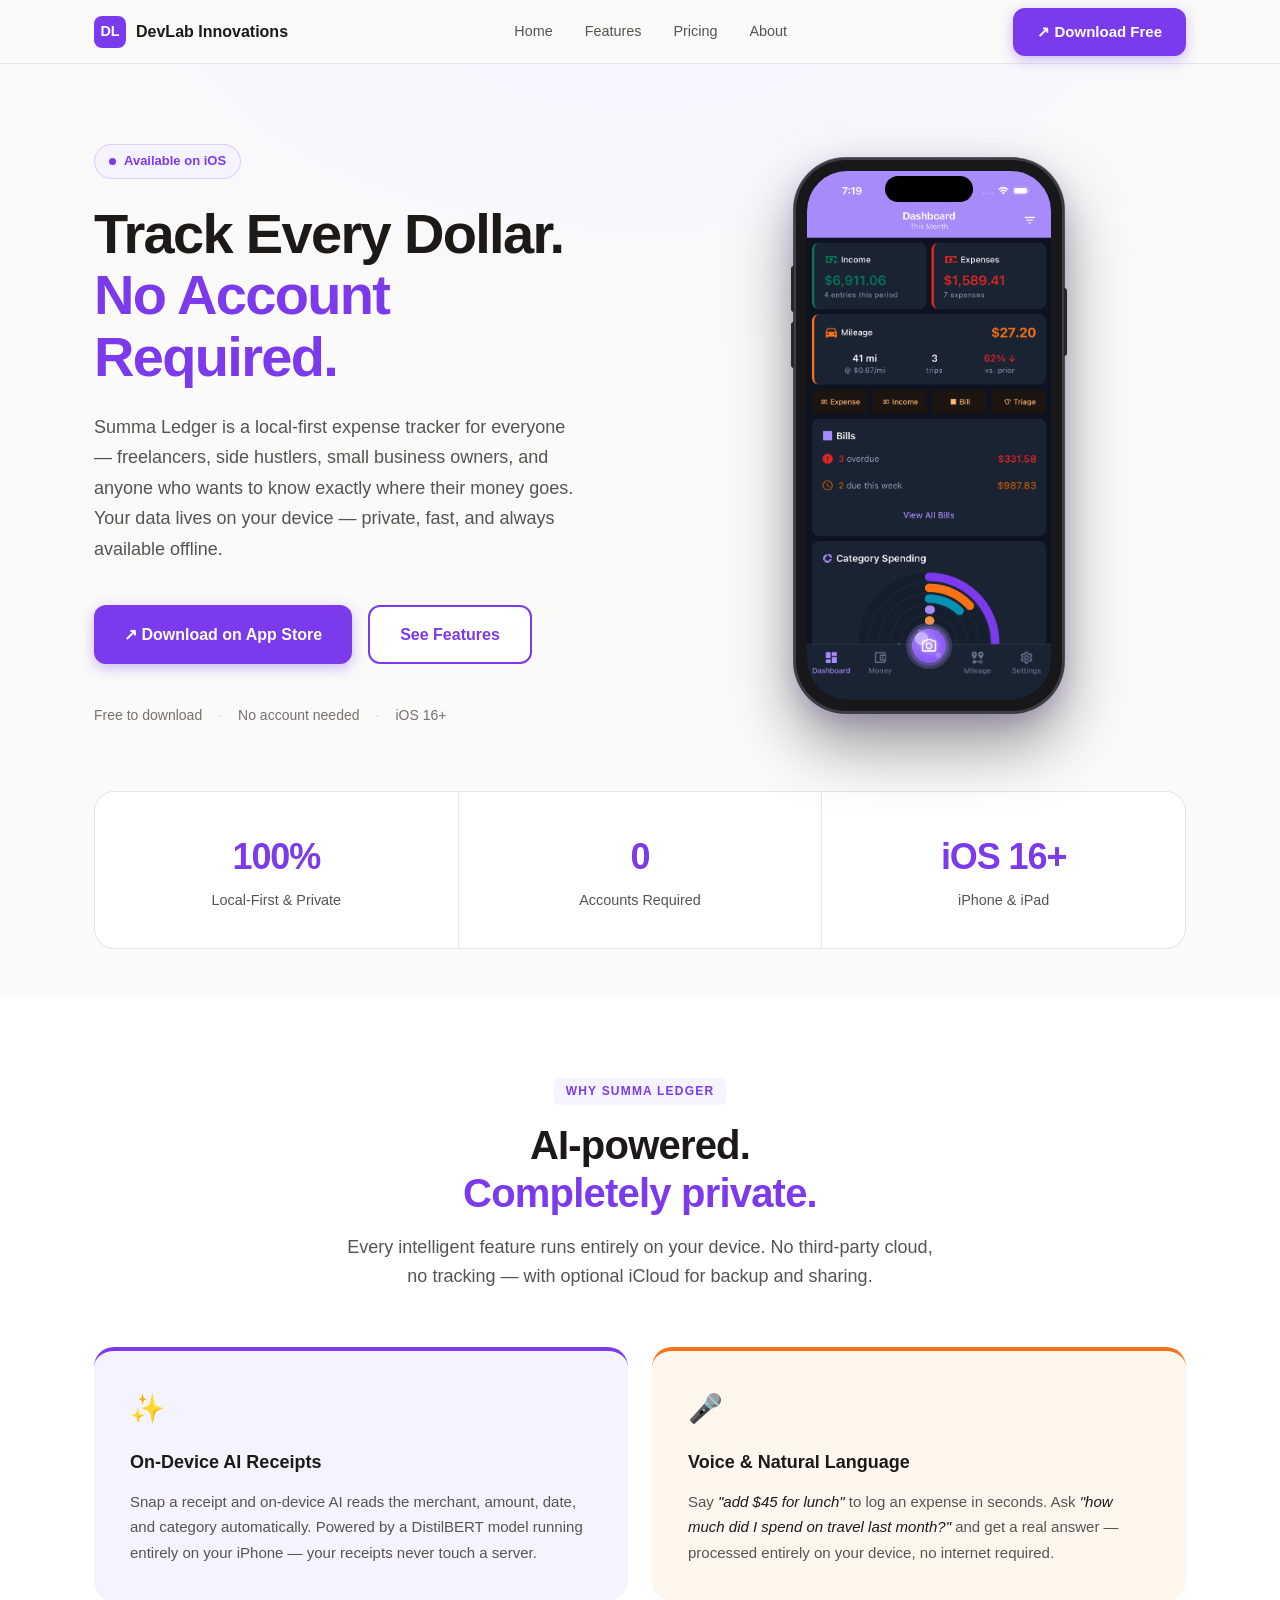
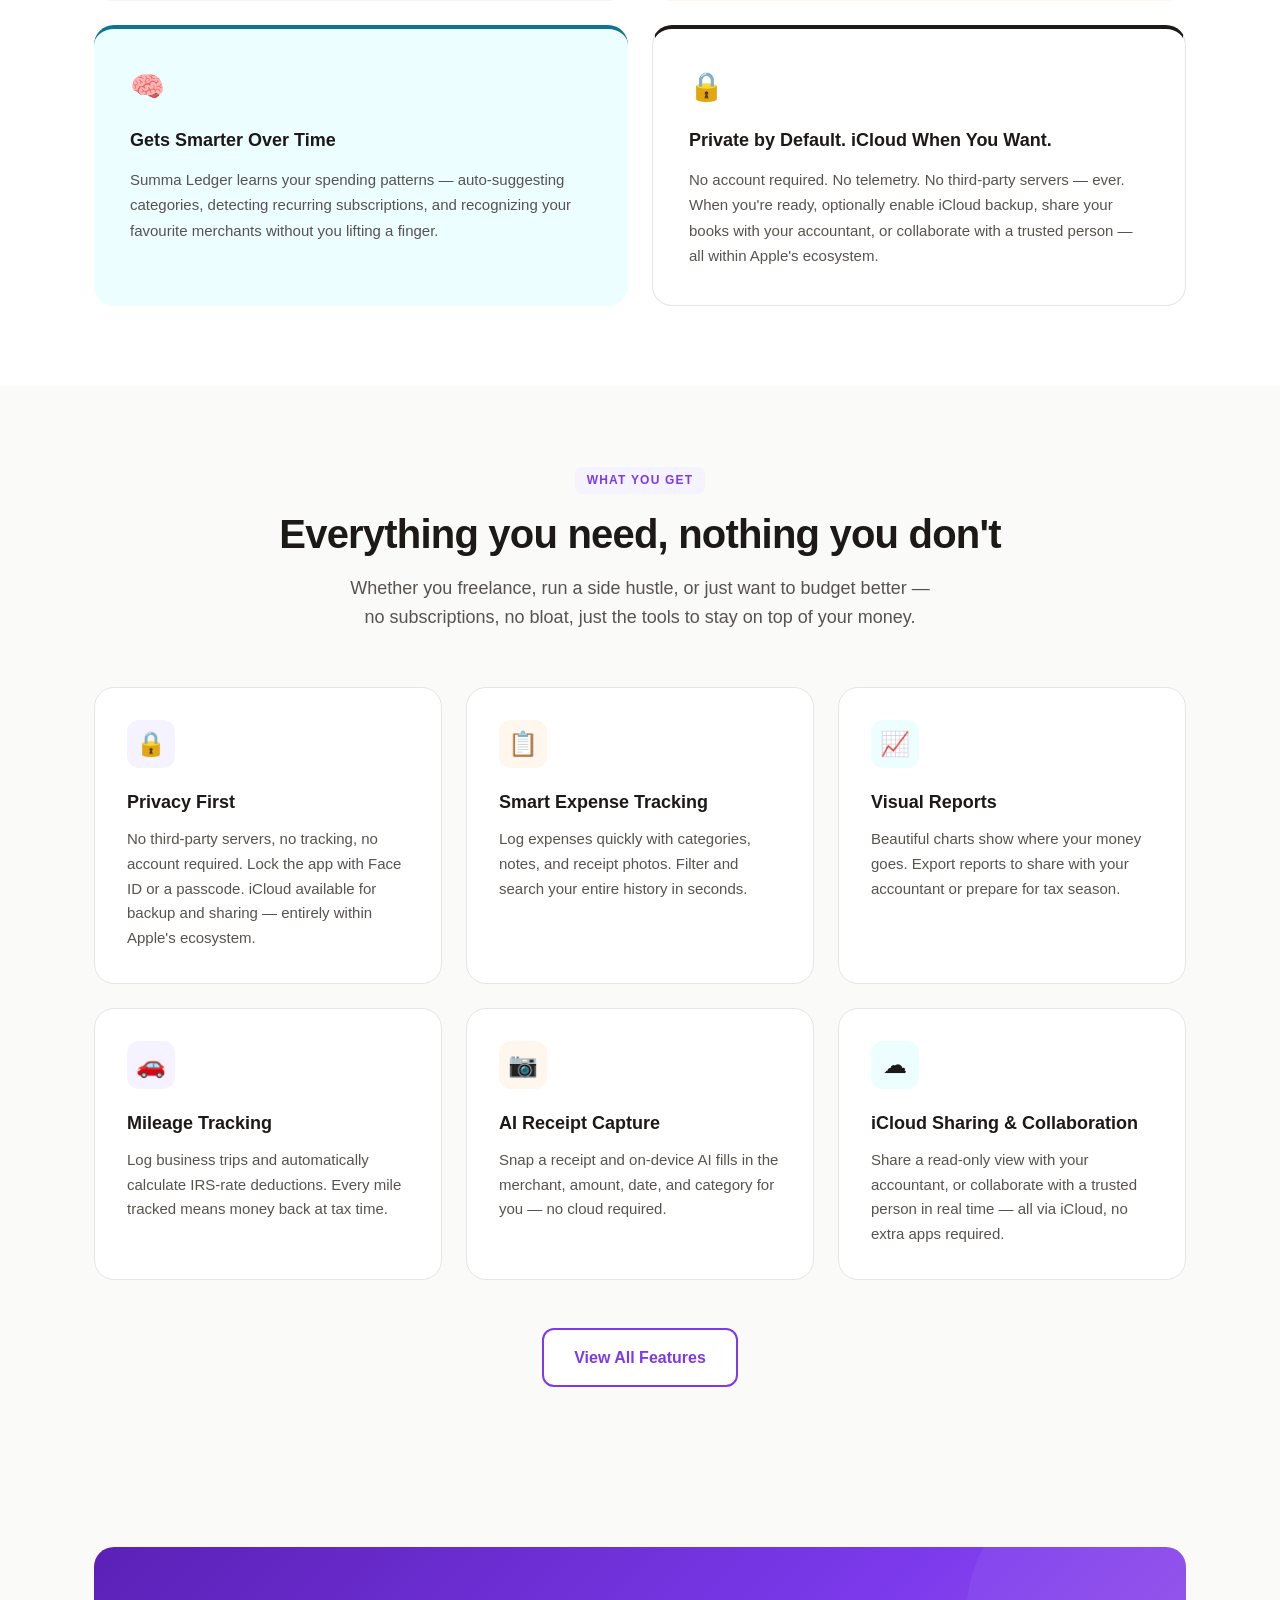
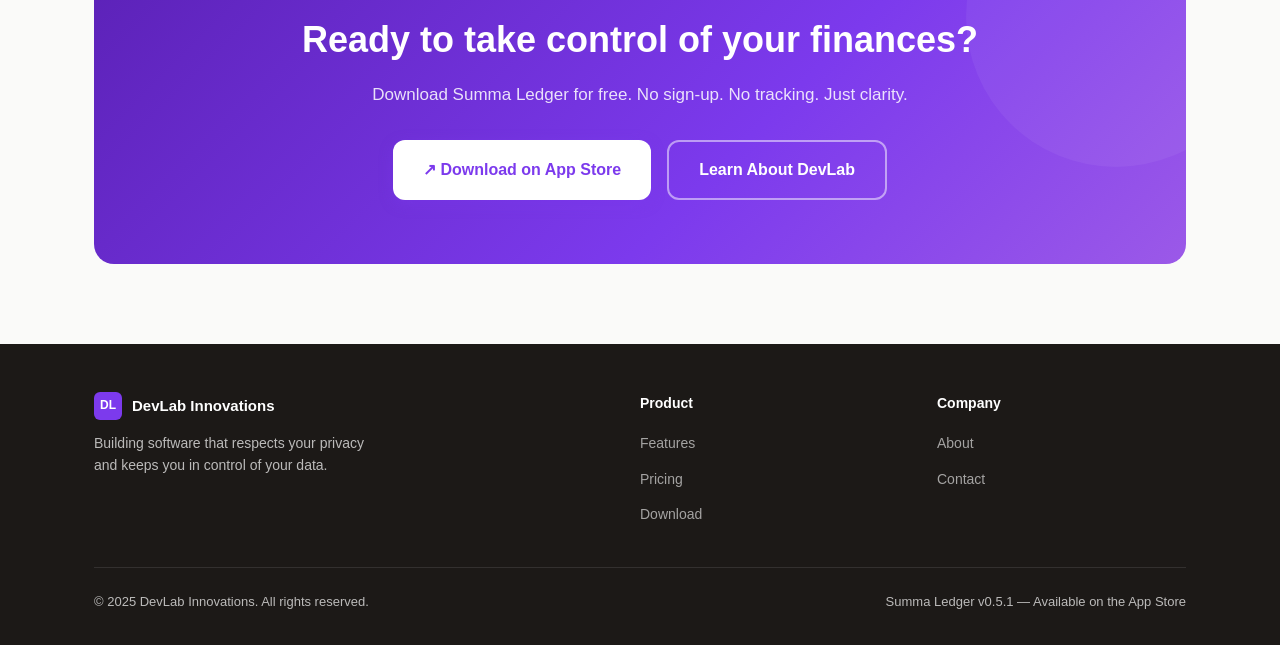
<file: index.html>
<!DOCTYPE html>
<html lang="en">
<head>
  <meta charset="UTF-8" />
  <meta name="viewport" content="width=device-width, initial-scale=1.0" />
  <title>DevLab Innovations — Summa Ledger</title>
  <meta name="description" content="DevLab Innovations builds Summa Ledger — a local-first iOS expense tracker for everyone. Freelancers, side hustlers, and everyday budgeters. No account required." />
  <link rel="stylesheet" href="css/styles.css" />
</head>
<body>

<!-- ── Navigation ── -->
<header class="nav" role="banner">
  <div class="nav__inner">
    <a href="/" class="nav__brand" aria-label="DevLab Innovations home">
      <div class="nav__brand-icon" aria-hidden="true">DL</div>
      <span>DevLab Innovations</span>
    </a>

    <nav class="nav__links" aria-label="Primary navigation">
      <a href="/"    class="nav__link">Home</a>
      <a href="/features" class="nav__link">Features</a>
      <a href="/pricing"  class="nav__link">Pricing</a>
      <a href="/about"    class="nav__link">About</a>
    </nav>

    <a href="https://apps.apple.com/app/summa-ledger" target="_blank" rel="noopener" class="btn btn-primary nav__cta" aria-label="Download Summa Ledger on the App Store">
      &#8599; Download Free
    </a>

    <button id="hamburger" class="nav__hamburger" aria-label="Toggle navigation" aria-expanded="false" aria-controls="mobile-nav">
      <span></span><span></span><span></span>
    </button>
  </div>

  <nav id="mobile-nav" class="nav__mobile" aria-label="Mobile navigation">
    <a href="/"    class="nav__link">Home</a>
    <a href="/features" class="nav__link">Features</a>
    <a href="/pricing"  class="nav__link">Pricing</a>
    <a href="/about"    class="nav__link">About</a>
    <a href="https://apps.apple.com/app/summa-ledger" target="_blank" rel="noopener" class="btn btn-primary">Download Free</a>
  </nav>
</header>

<main>

  <!-- ── Hero ── -->
  <section class="hero">
    <div class="container">
      <div class="hero__inner">

        <div class="hero__content">
          <div class="hero__badge" aria-label="Available on iOS">Available on iOS</div>
          <h1 class="hero__title">
            Track Every Dollar.<br>
            <em>No Account Required.</em>
          </h1>
          <p class="hero__subtitle">
            Summa Ledger is a local-first expense tracker for everyone — freelancers, side hustlers, small business owners, and anyone who wants to know exactly where their money goes. Your data lives on your device — private, fast, and always available offline.
          </p>
          <div class="hero__actions">
            <a href="https://apps.apple.com/app/summa-ledger" target="_blank" rel="noopener" class="btn btn-primary btn-lg">
              &#8599; Download on App Store
            </a>
            <a href="/features" class="btn btn-secondary btn-lg">See Features</a>
          </div>
          <div class="hero__trust">
            <span>Free to download</span>
            <span class="hero__trust-divider">·</span>
            <span>No account needed</span>
            <span class="hero__trust-divider">·</span>
            <span>iOS 16+</span>
          </div>
        </div>

        <div class="hero__visual" aria-hidden="true">
          <div class="iphone-frame">
            <div class="iphone-btn iphone-btn--power"></div>
            <div class="iphone-btn iphone-btn--vol-up"></div>
            <div class="iphone-btn iphone-btn--vol-down"></div>
            <div class="iphone-notch"></div>
            <div class="iphone-screen">
              <img
                src="img/dashboard-screenshot.png"
                alt="Summa Ledger dashboard"
              />
            </div>
          </div>
        </div>

      </div>

      <!-- Stats -->
      <div class="stats-row" role="list">
        <div class="stat" role="listitem">
          <div class="stat__value">100%</div>
          <div class="stat__label">Local-First &amp; Private</div>
        </div>
        <div class="stat" role="listitem">
          <div class="stat__value">0</div>
          <div class="stat__label">Accounts Required</div>
        </div>
        <div class="stat" role="listitem">
          <div class="stat__value">iOS 16+</div>
          <div class="stat__label">iPhone &amp; iPad</div>
        </div>
      </div>
    </div>
  </section>

  <!-- ── Differentiators ── -->
  <section class="section section--alt" id="why-us">
    <div class="container">
      <div class="text-center">
        <div class="eyebrow">Why Summa Ledger</div>
        <h2 class="section-title">AI-powered.<br><em style="font-style:normal; color:var(--primary);">Completely private.</em></h2>
        <p class="section-subtitle">Every intelligent feature runs entirely on your device. No third-party cloud, no tracking — with optional iCloud for backup and sharing.</p>
      </div>

      <div class="diff-grid" role="list">

        <div class="diff-card diff-card--primary" role="listitem">
          <div class="diff-card__icon" aria-hidden="true">&#10024;</div>
          <h3>On-Device AI Receipts</h3>
          <p>Snap a receipt and on-device AI reads the merchant, amount, date, and category automatically. Powered by a DistilBERT model running entirely on your iPhone — your receipts never touch a server.</p>
        </div>

        <div class="diff-card diff-card--orange" role="listitem">
          <div class="diff-card__icon" aria-hidden="true">&#127908;</div>
          <h3>Voice &amp; Natural Language</h3>
          <p>Say <em>"add $45 for lunch"</em> to log an expense in seconds. Ask <em>"how much did I spend on travel last month?"</em> and get a real answer — processed entirely on your device, no internet required.</p>
        </div>

        <div class="diff-card diff-card--teal" role="listitem">
          <div class="diff-card__icon" aria-hidden="true">&#129504;</div>
          <h3>Gets Smarter Over Time</h3>
          <p>Summa Ledger learns your spending patterns — auto-suggesting categories, detecting recurring subscriptions, and recognizing your favourite merchants without you lifting a finger.</p>
        </div>

        <div class="diff-card diff-card--dark" role="listitem">
          <div class="diff-card__icon" aria-hidden="true">&#128274;</div>
          <h3>Private by Default. iCloud When You Want.</h3>
          <p>No account required. No telemetry. No third-party servers — ever. When you're ready, optionally enable iCloud backup, share your books with your accountant, or collaborate with a trusted person — all within Apple's ecosystem.</p>
        </div>

      </div>
    </div>
  </section>

  <!-- ── Feature Highlights ── -->
  <section class="section" id="features">
    <div class="container">
      <div class="text-center">
        <div class="eyebrow">What You Get</div>
        <h2 class="section-title">Everything you need, nothing you don't</h2>
        <p class="section-subtitle">Whether you freelance, run a side hustle, or just want to budget better — no subscriptions, no bloat, just the tools to stay on top of your money.</p>
      </div>

      <div class="features-grid" role="list">

        <div class="feature-card" role="listitem">
          <div class="feature-card__icon feature-card__icon--purple" aria-hidden="true">&#128274;</div>
          <h3 class="feature-card__title">Privacy First</h3>
          <p class="feature-card__desc">No third-party servers, no tracking, no account required. Lock the app with Face ID or a passcode. iCloud available for backup and sharing — entirely within Apple's ecosystem.</p>
        </div>

        <div class="feature-card" role="listitem">
          <div class="feature-card__icon feature-card__icon--orange" aria-hidden="true">&#128203;</div>
          <h3 class="feature-card__title">Smart Expense Tracking</h3>
          <p class="feature-card__desc">Log expenses quickly with categories, notes, and receipt photos. Filter and search your entire history in seconds.</p>
        </div>

        <div class="feature-card" role="listitem">
          <div class="feature-card__icon feature-card__icon--teal" aria-hidden="true">&#128200;</div>
          <h3 class="feature-card__title">Visual Reports</h3>
          <p class="feature-card__desc">Beautiful charts show where your money goes. Export reports to share with your accountant or prepare for tax season.</p>
        </div>

        <div class="feature-card" role="listitem">
          <div class="feature-card__icon feature-card__icon--purple" aria-hidden="true">&#128663;</div>
          <h3 class="feature-card__title">Mileage Tracking</h3>
          <p class="feature-card__desc">Log business trips and automatically calculate IRS-rate deductions. Every mile tracked means money back at tax time.</p>
        </div>

        <div class="feature-card" role="listitem">
          <div class="feature-card__icon feature-card__icon--orange" aria-hidden="true">&#128247;</div>
          <h3 class="feature-card__title">AI Receipt Capture</h3>
          <p class="feature-card__desc">Snap a receipt and on-device AI fills in the merchant, amount, date, and category for you — no cloud required.</p>
        </div>

        <div class="feature-card" role="listitem">
          <div class="feature-card__icon feature-card__icon--teal" aria-hidden="true">&#9729;</div>
          <h3 class="feature-card__title">iCloud Sharing &amp; Collaboration</h3>
          <p class="feature-card__desc">Share a read-only view with your accountant, or collaborate with a trusted person in real time — all via iCloud, no extra apps required.</p>
        </div>

      </div>

      <div style="text-align:center; margin-top:48px;">
        <a href="/features" class="btn btn-secondary btn-lg">View All Features</a>
      </div>
    </div>
  </section>

  <!-- ── CTA ── -->
  <section class="section">
    <div class="container">
      <div class="cta-banner">
        <h2 class="cta-banner__title">Ready to take control of your finances?</h2>
        <p class="cta-banner__sub">Download Summa Ledger for free. No sign-up. No tracking. Just clarity.</p>
        <div class="cta-banner__actions">
          <a href="https://apps.apple.com/app/summa-ledger" target="_blank" rel="noopener" class="btn btn-primary btn-lg" style="background:#fff; color:var(--primary);">
            &#8599; Download on App Store
          </a>
          <a href="/about" class="btn btn-outline-white btn-lg">Learn About DevLab</a>
        </div>
      </div>
    </div>
  </section>

</main>

<!-- ── Footer ── -->
<footer class="footer" role="contentinfo">
  <div class="container">
    <div class="footer__inner">
      <div>
        <div class="footer__brand">
          <div class="footer__brand-icon" aria-hidden="true">DL</div>
          <span class="footer__brand-name">DevLab Innovations</span>
        </div>
        <p class="footer__desc">Building software that respects your privacy and keeps you in control of your data.</p>
      </div>

      <div class="footer__col">
        <h4>Product</h4>
        <ul>
          <li><a href="/features">Features</a></li>
          <li><a href="/pricing">Pricing</a></li>
          <li><a href="https://apps.apple.com/app/summa-ledger" target="_blank" rel="noopener">Download</a></li>
        </ul>
      </div>

      <div class="footer__col">
        <h4>Company</h4>
        <ul>
          <li><a href="/about">About</a></li>
          <li><a href="mailto:info@devlabinnovations.com">Contact</a></li>
        </ul>
      </div>
    </div>

    <div class="footer__bottom">
      <span>&copy; 2025 DevLab Innovations. All rights reserved.</span>
      <span>Summa Ledger v0.5.1 &mdash; Available on the App Store</span>
    </div>
  </div>
</footer>

<script src="js/main.js"></script>
</body>
</html>
</file>
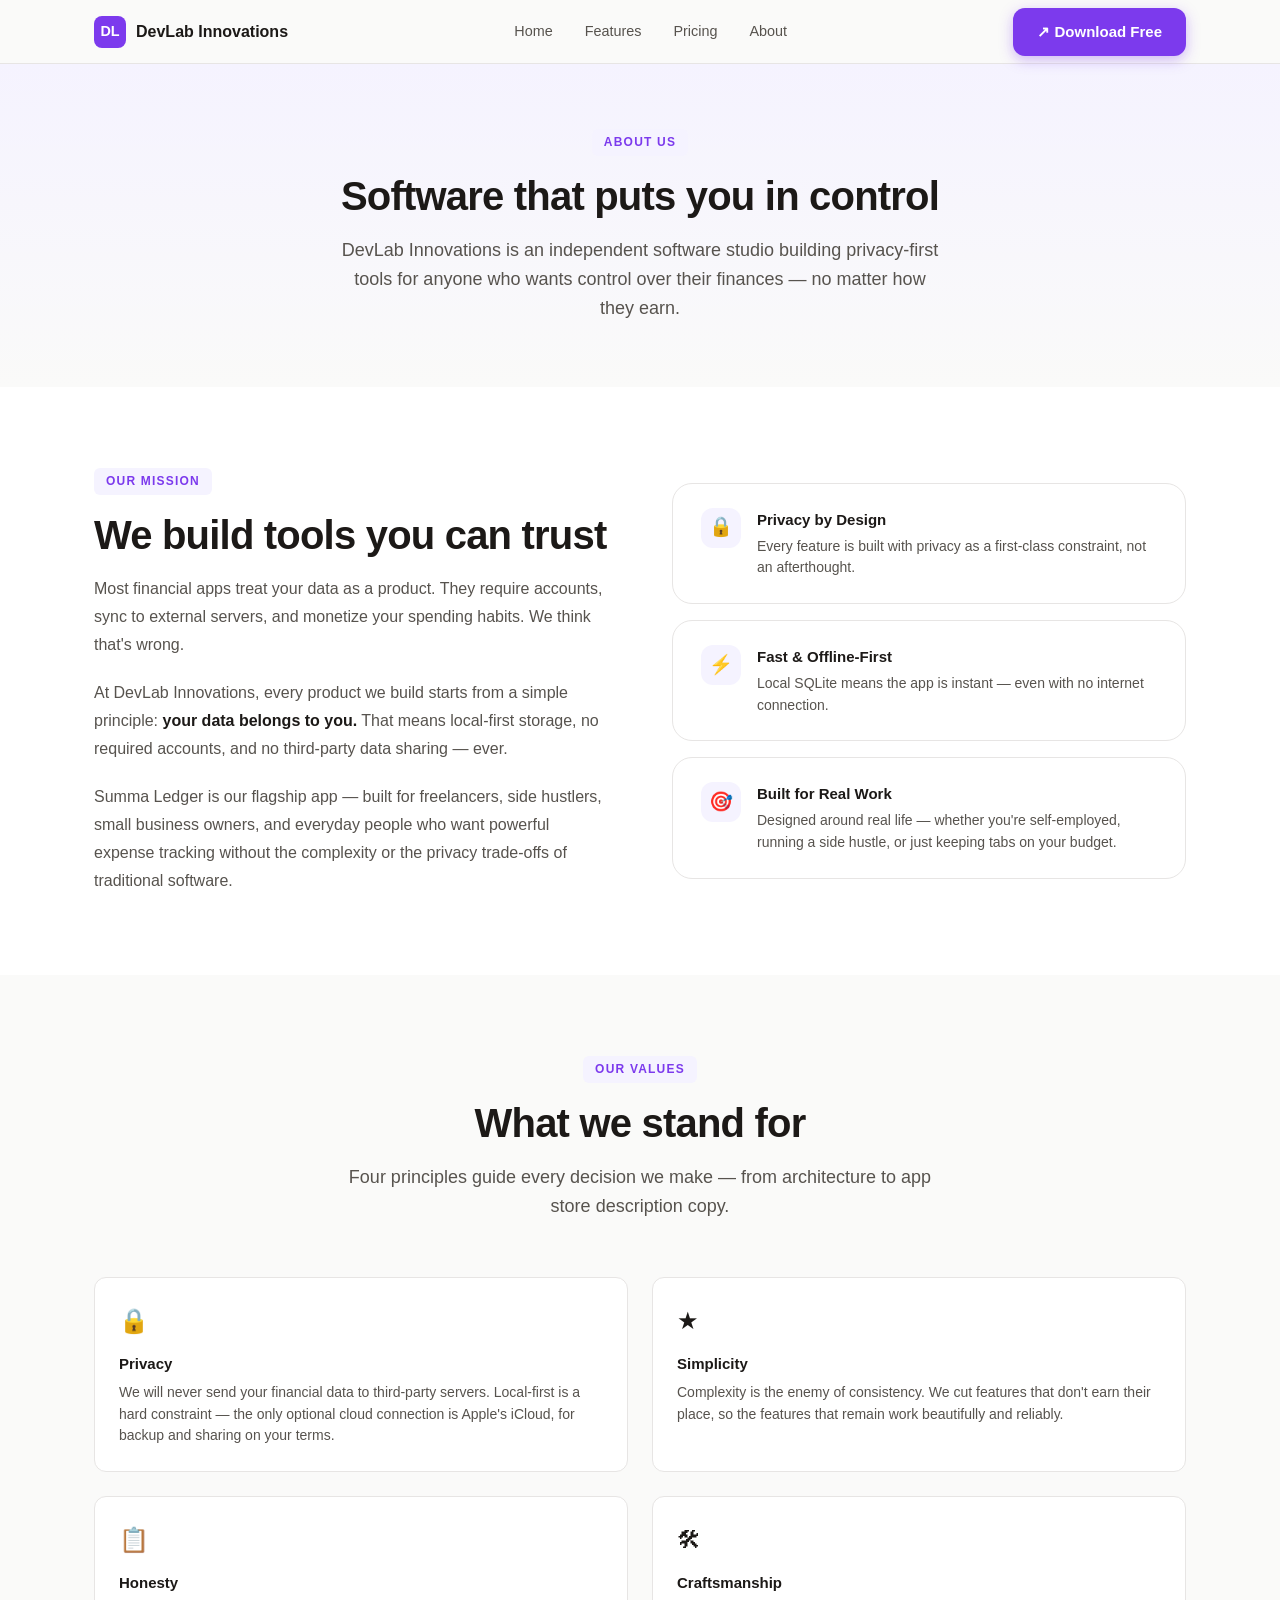
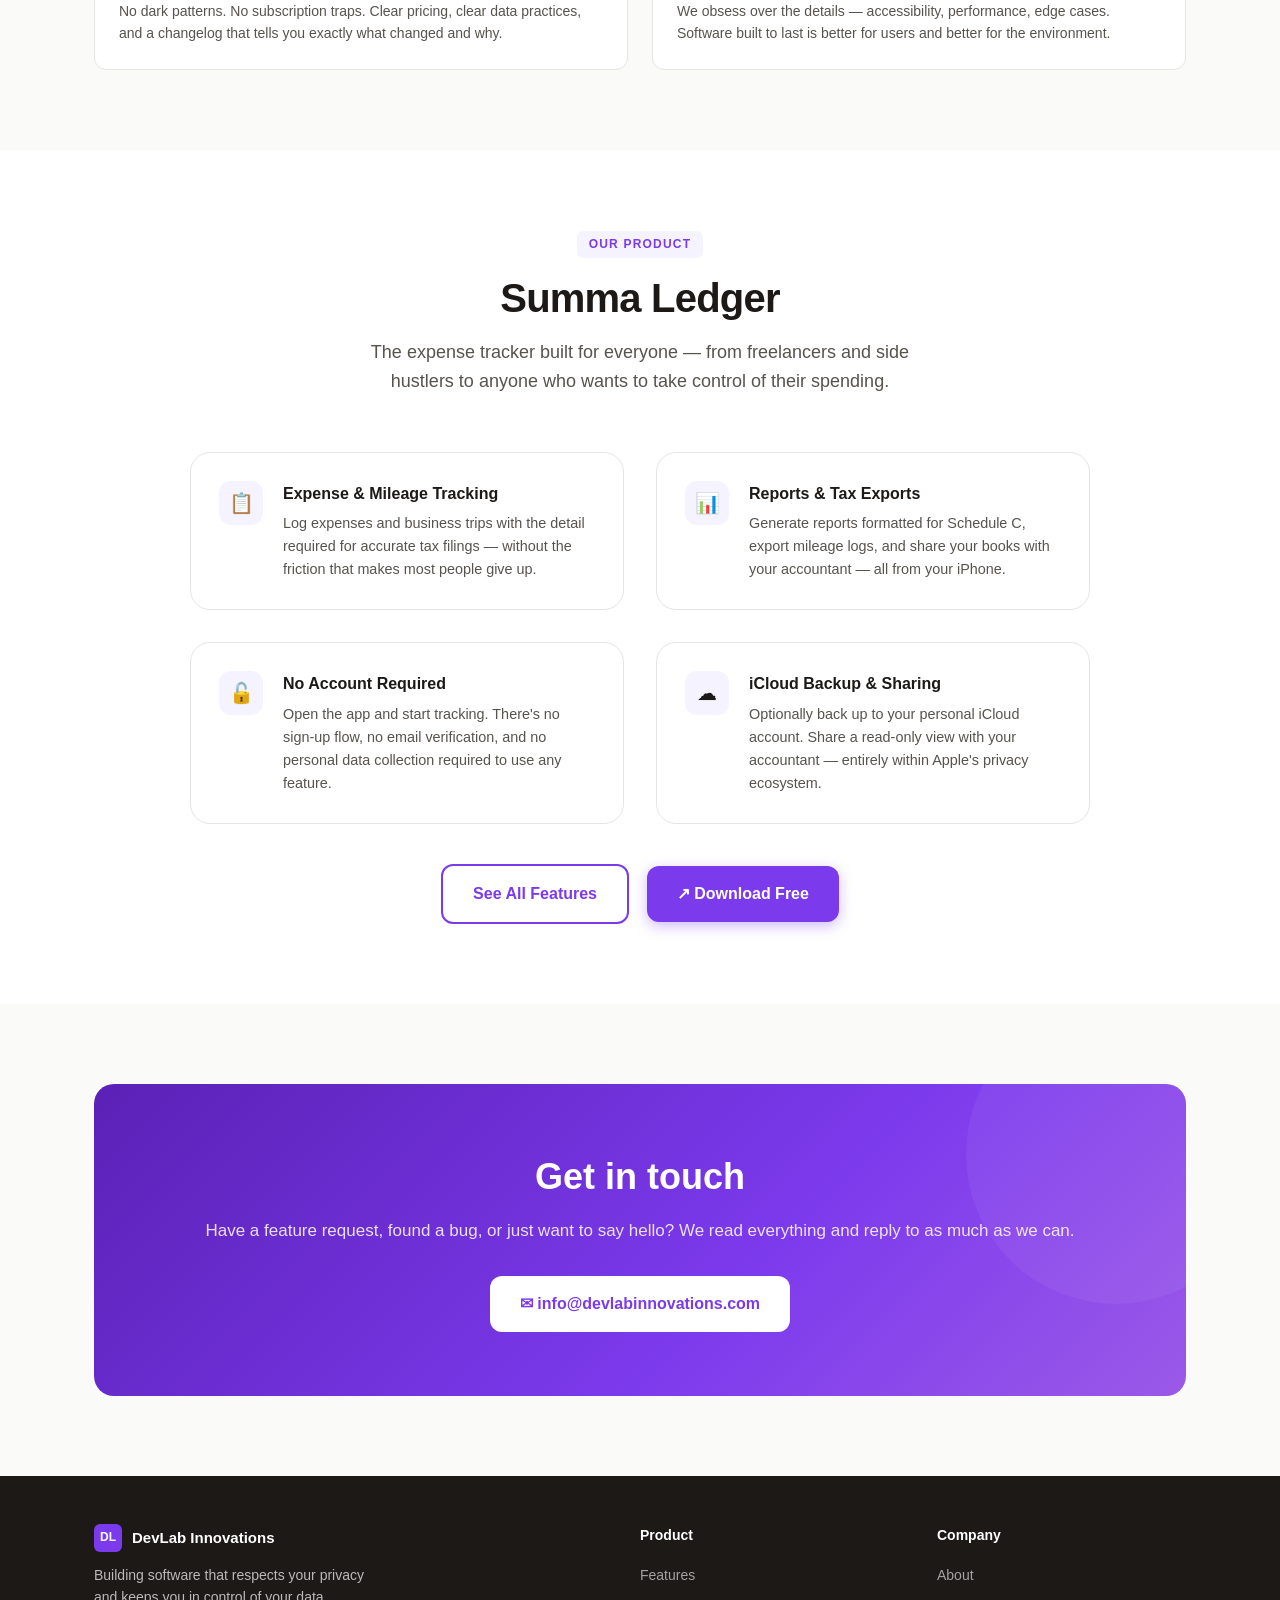
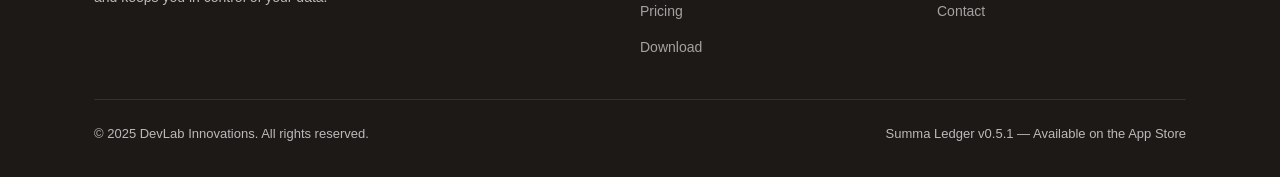
<file: about.html>
<!DOCTYPE html>
<html lang="en">
<head>
  <meta charset="UTF-8" />
  <meta name="viewport" content="width=device-width, initial-scale=1.0" />
  <title>About — DevLab Innovations</title>
  <meta name="description" content="Learn about DevLab Innovations — the team behind Summa Ledger, a private local-first iOS expense tracker for freelancers, side hustlers, and everyday budgeters." />
  <link rel="stylesheet" href="css/styles.css" />
</head>
<body>

<!-- ── Navigation ── -->
<header class="nav" role="banner">
  <div class="nav__inner">
    <a href="/" class="nav__brand" aria-label="DevLab Innovations home">
      <div class="nav__brand-icon" aria-hidden="true">DL</div>
      <span>DevLab Innovations</span>
    </a>

    <nav class="nav__links" aria-label="Primary navigation">
      <a href="/"    class="nav__link">Home</a>
      <a href="/features" class="nav__link">Features</a>
      <a href="/pricing"  class="nav__link">Pricing</a>
      <a href="/about"    class="nav__link">About</a>
    </nav>

    <a href="https://apps.apple.com/app/summa-ledger" target="_blank" rel="noopener" class="btn btn-primary nav__cta">
      &#8599; Download Free
    </a>

    <button id="hamburger" class="nav__hamburger" aria-label="Toggle navigation" aria-expanded="false" aria-controls="mobile-nav">
      <span></span><span></span><span></span>
    </button>
  </div>

  <nav id="mobile-nav" class="nav__mobile" aria-label="Mobile navigation">
    <a href="/"    class="nav__link">Home</a>
    <a href="/features" class="nav__link">Features</a>
    <a href="/pricing"  class="nav__link">Pricing</a>
    <a href="/about"    class="nav__link">About</a>
    <a href="https://apps.apple.com/app/summa-ledger" target="_blank" rel="noopener" class="btn btn-primary">Download Free</a>
  </nav>
</header>

<main>

  <!-- ── Page Hero ── -->
  <section class="page-hero">
    <div class="container">
      <div class="eyebrow">About Us</div>
      <h1 class="section-title">Software that puts you in control</h1>
      <p class="section-subtitle" style="margin: 0 auto;">DevLab Innovations is an independent software studio building privacy-first tools for anyone who wants control over their finances — no matter how they earn.</p>
    </div>
  </section>

  <!-- ── Mission ── -->
  <section class="section section--alt">
    <div class="container">
      <div class="about-grid">

        <div class="about-content">
          <div class="eyebrow">Our Mission</div>
          <h2 class="section-title">We build tools you can trust</h2>
          <p style="color: var(--text-secondary); line-height: 1.75; margin-bottom: 20px;">
            Most financial apps treat your data as a product. They require accounts, sync to external servers, and monetize your spending habits. We think that's wrong.
          </p>
          <p style="color: var(--text-secondary); line-height: 1.75; margin-bottom: 20px;">
            At DevLab Innovations, every product we build starts from a simple principle: <strong style="color:var(--text);">your data belongs to you.</strong> That means local-first storage, no required accounts, and no third-party data sharing — ever.
          </p>
          <p style="color: var(--text-secondary); line-height: 1.75;">
            Summa Ledger is our flagship app — built for freelancers, side hustlers, small business owners, and everyday people who want powerful expense tracking without the complexity or the privacy trade-offs of traditional software.
          </p>
        </div>

        <div class="about-visual" aria-hidden="true">
          <div class="about-card">
            <div class="about-card__icon">&#128274;</div>
            <div class="about-card__body">
              <h4>Privacy by Design</h4>
              <p>Every feature is built with privacy as a first-class constraint, not an afterthought.</p>
            </div>
          </div>
          <div class="about-card">
            <div class="about-card__icon">&#9889;</div>
            <div class="about-card__body">
              <h4>Fast &amp; Offline-First</h4>
              <p>Local SQLite means the app is instant — even with no internet connection.</p>
            </div>
          </div>
          <div class="about-card">
            <div class="about-card__icon">&#127919;</div>
            <div class="about-card__body">
              <h4>Built for Real Work</h4>
              <p>Designed around real life — whether you're self-employed, running a side hustle, or just keeping tabs on your budget.</p>
            </div>
          </div>
        </div>

      </div>
    </div>
  </section>

  <!-- ── Values ── -->
  <section class="section">
    <div class="container">
      <div class="text-center">
        <div class="eyebrow">Our Values</div>
        <h2 class="section-title">What we stand for</h2>
        <p class="section-subtitle">Four principles guide every decision we make — from architecture to app store description copy.</p>
      </div>

      <div class="about-values" role="list">
        <div class="value-card" role="listitem">
          <div class="value-card__icon" aria-hidden="true">&#128274;</div>
          <h4>Privacy</h4>
          <p>We will never send your financial data to third-party servers. Local-first is a hard constraint — the only optional cloud connection is Apple's iCloud, for backup and sharing on your terms.</p>
        </div>
        <div class="value-card" role="listitem">
          <div class="value-card__icon" aria-hidden="true">&#9733;</div>
          <h4>Simplicity</h4>
          <p>Complexity is the enemy of consistency. We cut features that don't earn their place, so the features that remain work beautifully and reliably.</p>
        </div>
        <div class="value-card" role="listitem">
          <div class="value-card__icon" aria-hidden="true">&#128203;</div>
          <h4>Honesty</h4>
          <p>No dark patterns. No subscription traps. Clear pricing, clear data practices, and a changelog that tells you exactly what changed and why.</p>
        </div>
        <div class="value-card" role="listitem">
          <div class="value-card__icon" aria-hidden="true">&#128736;</div>
          <h4>Craftsmanship</h4>
          <p>We obsess over the details — accessibility, performance, edge cases. Software built to last is better for users and better for the environment.</p>
        </div>
      </div>
    </div>
  </section>

  <!-- ── The App ── -->
  <section class="section section--alt">
    <div class="container">
      <div class="text-center">
        <div class="eyebrow">Our Product</div>
        <h2 class="section-title">Summa Ledger</h2>
        <p class="section-subtitle">The expense tracker built for everyone — from freelancers and side hustlers to anyone who wants to take control of their spending.</p>
      </div>

      <div class="features-full" style="max-width: 900px; margin: 0 auto;" role="list">
        <div class="feature-item" role="listitem">
          <div class="feature-item__icon" aria-hidden="true">&#128203;</div>
          <div class="feature-item__body">
            <h3>Expense &amp; Mileage Tracking</h3>
            <p>Log expenses and business trips with the detail required for accurate tax filings — without the friction that makes most people give up.</p>
          </div>
        </div>
        <div class="feature-item" role="listitem">
          <div class="feature-item__icon" aria-hidden="true">&#128202;</div>
          <div class="feature-item__body">
            <h3>Reports &amp; Tax Exports</h3>
            <p>Generate reports formatted for Schedule C, export mileage logs, and share your books with your accountant — all from your iPhone.</p>
          </div>
        </div>
        <div class="feature-item" role="listitem">
          <div class="feature-item__icon" aria-hidden="true">&#128275;</div>
          <div class="feature-item__body">
            <h3>No Account Required</h3>
            <p>Open the app and start tracking. There's no sign-up flow, no email verification, and no personal data collection required to use any feature.</p>
          </div>
        </div>
        <div class="feature-item" role="listitem">
          <div class="feature-item__icon" aria-hidden="true">&#9729;</div>
          <div class="feature-item__body">
            <h3>iCloud Backup &amp; Sharing</h3>
            <p>Optionally back up to your personal iCloud account. Share a read-only view with your accountant — entirely within Apple's privacy ecosystem.</p>
          </div>
        </div>
      </div>

      <div style="text-align:center; margin-top: 40px;">
        <a href="/features" class="btn btn-secondary btn-lg">See All Features</a>
        &nbsp;&nbsp;
        <a href="https://apps.apple.com/app/summa-ledger" target="_blank" rel="noopener" class="btn btn-primary btn-lg">&#8599; Download Free</a>
      </div>
    </div>
  </section>

  <!-- ── Contact ── -->
  <section class="section">
    <div class="container">
      <div class="cta-banner">
        <h2 class="cta-banner__title">Get in touch</h2>
        <p class="cta-banner__sub">Have a feature request, found a bug, or just want to say hello? We read everything and reply to as much as we can.</p>
        <div class="cta-banner__actions">
          <a href="mailto:info@devlabinnovations.com" class="btn btn-lg" style="background:#fff; color:var(--primary); font-weight:700;">
            &#9993; info@devlabinnovations.com
          </a>
        </div>
      </div>
    </div>
  </section>

</main>

<!-- ── Footer ── -->
<footer class="footer" role="contentinfo">
  <div class="container">
    <div class="footer__inner">
      <div>
        <div class="footer__brand">
          <div class="footer__brand-icon" aria-hidden="true">DL</div>
          <span class="footer__brand-name">DevLab Innovations</span>
        </div>
        <p class="footer__desc">Building software that respects your privacy and keeps you in control of your data.</p>
      </div>

      <div class="footer__col">
        <h4>Product</h4>
        <ul>
          <li><a href="/features">Features</a></li>
          <li><a href="/pricing">Pricing</a></li>
          <li><a href="https://apps.apple.com/app/summa-ledger" target="_blank" rel="noopener">Download</a></li>
        </ul>
      </div>

      <div class="footer__col">
        <h4>Company</h4>
        <ul>
          <li><a href="/about">About</a></li>
          <li><a href="mailto:info@devlabinnovations.com">Contact</a></li>
        </ul>
      </div>
    </div>

    <div class="footer__bottom">
      <span>&copy; 2025 DevLab Innovations. All rights reserved.</span>
      <span>Summa Ledger v0.5.1 &mdash; Available on the App Store</span>
    </div>
  </div>
</footer>

<script src="js/main.js"></script>
</body>
</html>
</file>
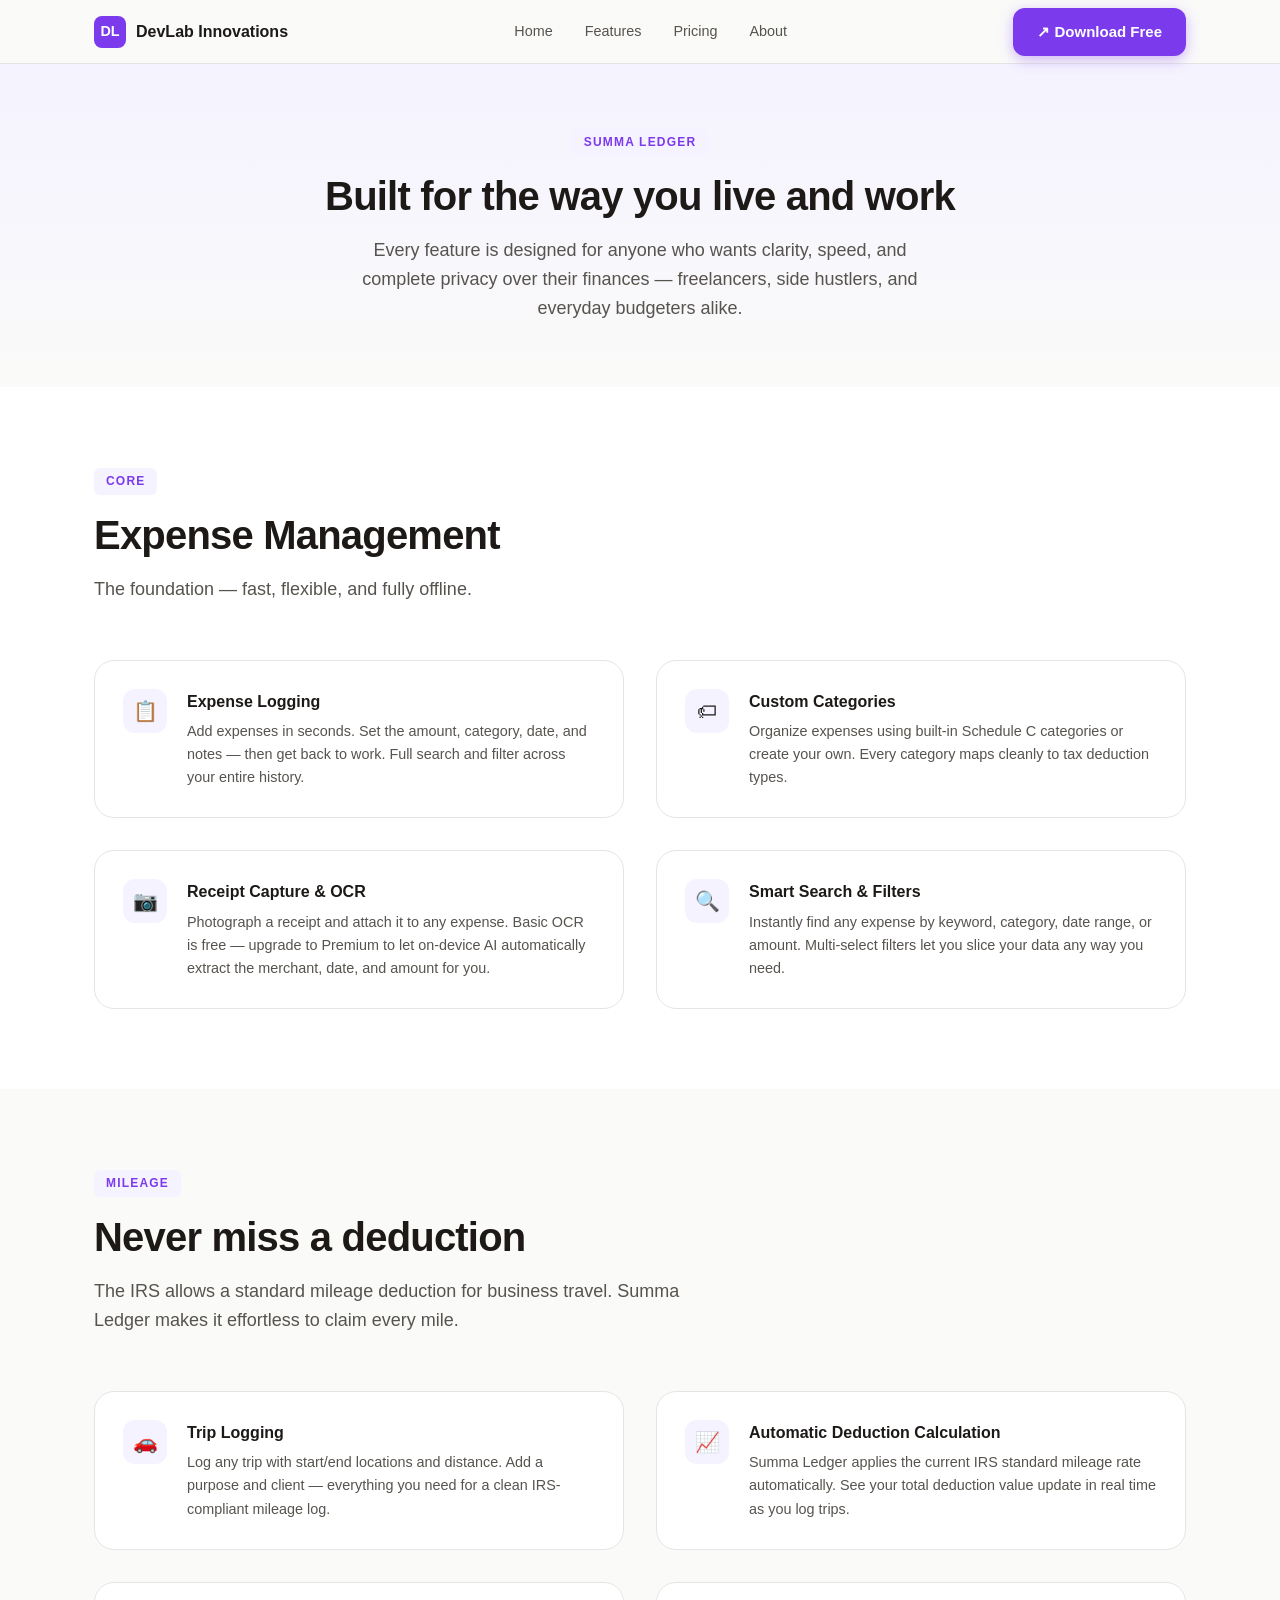
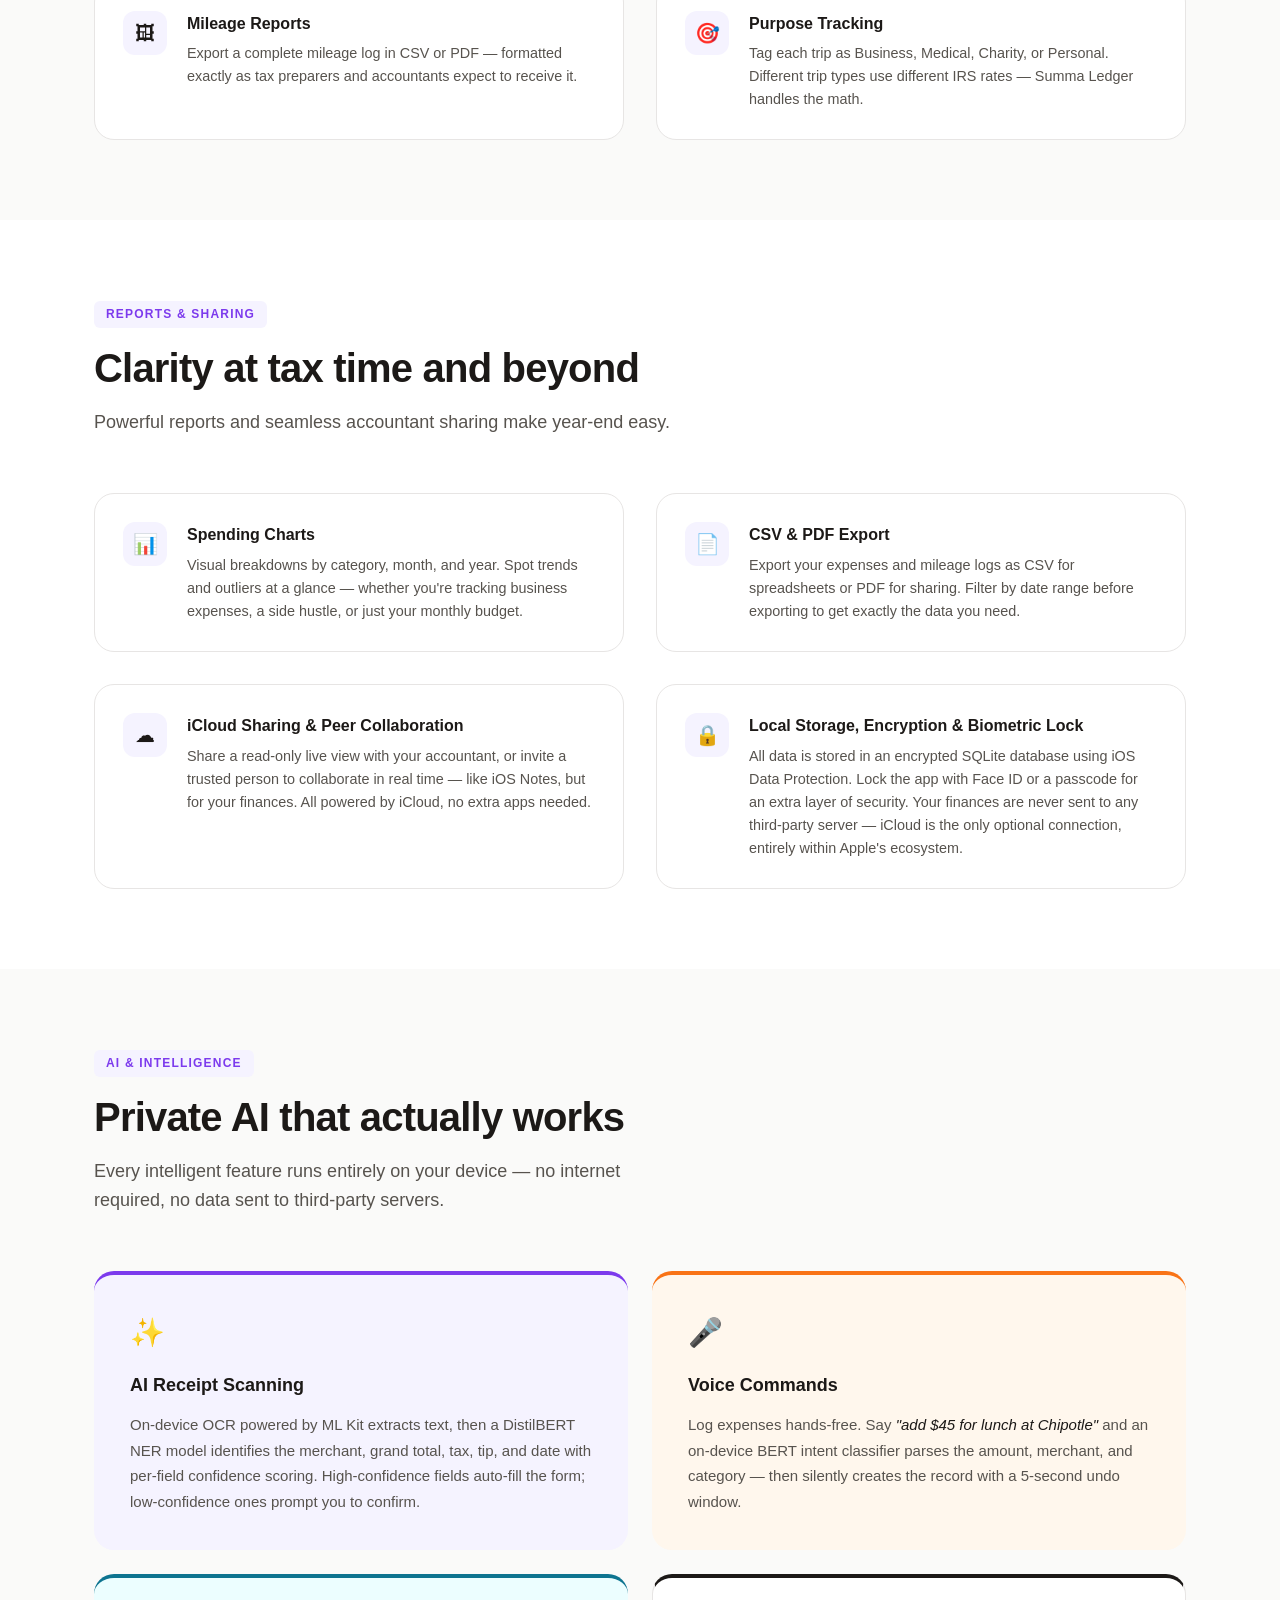
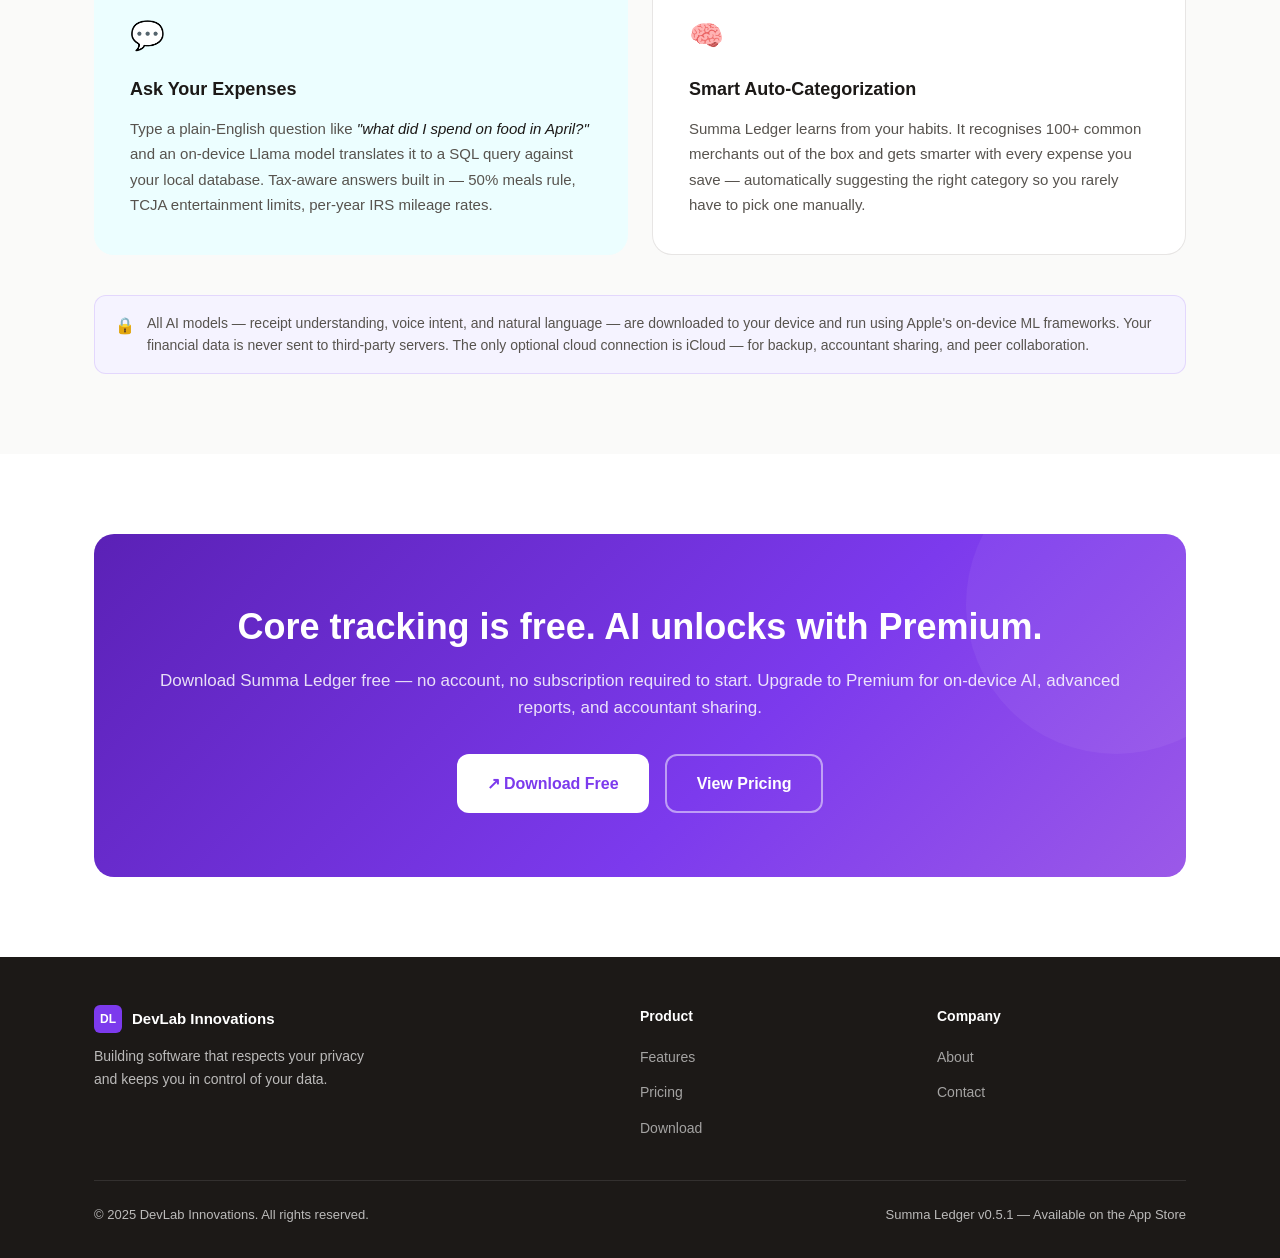
<file: features.html>
<!DOCTYPE html>
<html lang="en">
<head>
  <meta charset="UTF-8" />
  <meta name="viewport" content="width=device-width, initial-scale=1.0" />
  <title>Features — Summa Ledger by DevLab Innovations</title>
  <meta name="description" content="Explore every feature in Summa Ledger — expense tracking, mileage logging, receipt capture, reports, and more. All local-first, no account required." />
  <link rel="stylesheet" href="css/styles.css" />
</head>
<body>

<!-- ── Navigation ── -->
<header class="nav" role="banner">
  <div class="nav__inner">
    <a href="/" class="nav__brand" aria-label="DevLab Innovations home">
      <div class="nav__brand-icon" aria-hidden="true">DL</div>
      <span>DevLab Innovations</span>
    </a>

    <nav class="nav__links" aria-label="Primary navigation">
      <a href="/"    class="nav__link">Home</a>
      <a href="/features" class="nav__link">Features</a>
      <a href="/pricing"  class="nav__link">Pricing</a>
      <a href="/about"    class="nav__link">About</a>
    </nav>

    <a href="https://apps.apple.com/app/summa-ledger" target="_blank" rel="noopener" class="btn btn-primary nav__cta">
      &#8599; Download Free
    </a>

    <button id="hamburger" class="nav__hamburger" aria-label="Toggle navigation" aria-expanded="false" aria-controls="mobile-nav">
      <span></span><span></span><span></span>
    </button>
  </div>

  <nav id="mobile-nav" class="nav__mobile" aria-label="Mobile navigation">
    <a href="/"    class="nav__link">Home</a>
    <a href="/features" class="nav__link">Features</a>
    <a href="/pricing"  class="nav__link">Pricing</a>
    <a href="/about"    class="nav__link">About</a>
    <a href="https://apps.apple.com/app/summa-ledger" target="_blank" rel="noopener" class="btn btn-primary">Download Free</a>
  </nav>
</header>

<main>

  <!-- ── Page Hero ── -->
  <section class="page-hero">
    <div class="container">
      <div class="eyebrow">Summa Ledger</div>
      <h1 class="section-title">Built for the way you live and work</h1>
      <p class="section-subtitle" style="margin: 0 auto;">Every feature is designed for anyone who wants clarity, speed, and complete privacy over their finances — freelancers, side hustlers, and everyday budgeters alike.</p>
    </div>
  </section>

  <!-- ── Core Features ── -->
  <section class="section section--alt">
    <div class="container">
      <div class="eyebrow">Core</div>
      <h2 class="section-title">Expense Management</h2>
      <p class="section-subtitle">The foundation — fast, flexible, and fully offline.</p>

      <div class="features-full" role="list">

        <div class="feature-item" role="listitem">
          <div class="feature-item__icon" aria-hidden="true">&#128203;</div>
          <div class="feature-item__body">
            <h3>Expense Logging</h3>
            <p>Add expenses in seconds. Set the amount, category, date, and notes — then get back to work. Full search and filter across your entire history.</p>
          </div>
        </div>

        <div class="feature-item" role="listitem">
          <div class="feature-item__icon" aria-hidden="true">&#127991;</div>
          <div class="feature-item__body">
            <h3>Custom Categories</h3>
            <p>Organize expenses using built-in Schedule C categories or create your own. Every category maps cleanly to tax deduction types.</p>
          </div>
        </div>

        <div class="feature-item" role="listitem">
          <div class="feature-item__icon" aria-hidden="true">&#128247;</div>
          <div class="feature-item__body">
            <h3>Receipt Capture &amp; OCR</h3>
            <p>Photograph a receipt and attach it to any expense. Basic OCR is free — upgrade to Premium to let on-device AI automatically extract the merchant, date, and amount for you.</p>
          </div>
        </div>

        <div class="feature-item" role="listitem">
          <div class="feature-item__icon" aria-hidden="true">&#128269;</div>
          <div class="feature-item__body">
            <h3>Smart Search &amp; Filters</h3>
            <p>Instantly find any expense by keyword, category, date range, or amount. Multi-select filters let you slice your data any way you need.</p>
          </div>
        </div>

      </div>
    </div>
  </section>

  <!-- ── Mileage ── -->
  <section class="section">
    <div class="container">
      <div class="eyebrow">Mileage</div>
      <h2 class="section-title">Never miss a deduction</h2>
      <p class="section-subtitle">The IRS allows a standard mileage deduction for business travel. Summa Ledger makes it effortless to claim every mile.</p>

      <div class="features-full" role="list">

        <div class="feature-item" role="listitem">
          <div class="feature-item__icon" aria-hidden="true">&#128663;</div>
          <div class="feature-item__body">
            <h3>Trip Logging</h3>
            <p>Log any trip with start/end locations and distance. Add a purpose and client — everything you need for a clean IRS-compliant mileage log.</p>
          </div>
        </div>

        <div class="feature-item" role="listitem">
          <div class="feature-item__icon" aria-hidden="true">&#128200;</div>
          <div class="feature-item__body">
            <h3>Automatic Deduction Calculation</h3>
            <p>Summa Ledger applies the current IRS standard mileage rate automatically. See your total deduction value update in real time as you log trips.</p>
          </div>
        </div>

        <div class="feature-item" role="listitem">
          <div class="feature-item__icon" aria-hidden="true">&#128445;</div>
          <div class="feature-item__body">
            <h3>Mileage Reports</h3>
            <p>Export a complete mileage log in CSV or PDF — formatted exactly as tax preparers and accountants expect to receive it.</p>
          </div>
        </div>

        <div class="feature-item" role="listitem">
          <div class="feature-item__icon" aria-hidden="true">&#127919;</div>
          <div class="feature-item__body">
            <h3>Purpose Tracking</h3>
            <p>Tag each trip as Business, Medical, Charity, or Personal. Different trip types use different IRS rates — Summa Ledger handles the math.</p>
          </div>
        </div>

      </div>
    </div>
  </section>

  <!-- ── Reports & Sharing ── -->
  <section class="section section--alt">
    <div class="container">
      <div class="eyebrow">Reports &amp; Sharing</div>
      <h2 class="section-title">Clarity at tax time and beyond</h2>
      <p class="section-subtitle">Powerful reports and seamless accountant sharing make year-end easy.</p>

      <div class="features-full" role="list">

        <div class="feature-item" role="listitem">
          <div class="feature-item__icon" aria-hidden="true">&#128202;</div>
          <div class="feature-item__body">
            <h3>Spending Charts</h3>
            <p>Visual breakdowns by category, month, and year. Spot trends and outliers at a glance — whether you're tracking business expenses, a side hustle, or just your monthly budget.</p>
          </div>
        </div>

        <div class="feature-item" role="listitem">
          <div class="feature-item__icon" aria-hidden="true">&#128196;</div>
          <div class="feature-item__body">
            <h3>CSV &amp; PDF Export</h3>
            <p>Export your expenses and mileage logs as CSV for spreadsheets or PDF for sharing. Filter by date range before exporting to get exactly the data you need.</p>
          </div>
        </div>

        <div class="feature-item" role="listitem">
          <div class="feature-item__icon" aria-hidden="true">&#9729;</div>
          <div class="feature-item__body">
            <h3>iCloud Sharing &amp; Peer Collaboration</h3>
            <p>Share a read-only live view with your accountant, or invite a trusted person to collaborate in real time — like iOS Notes, but for your finances. All powered by iCloud, no extra apps needed.</p>
          </div>
        </div>

        <div class="feature-item" role="listitem">
          <div class="feature-item__icon" aria-hidden="true">&#128274;</div>
          <div class="feature-item__body">
            <h3>Local Storage, Encryption &amp; Biometric Lock</h3>
            <p>All data is stored in an encrypted SQLite database using iOS Data Protection. Lock the app with Face ID or a passcode for an extra layer of security. Your finances are never sent to any third-party server — iCloud is the only optional connection, entirely within Apple's ecosystem.</p>
          </div>
        </div>

      </div>
    </div>
  </section>

  <!-- ── AI & Intelligence ── -->
  <section class="section">
    <div class="container">
      <div class="eyebrow">AI &amp; Intelligence</div>
      <h2 class="section-title">Private AI that actually works</h2>
      <p class="section-subtitle">Every intelligent feature runs entirely on your device — no internet required, no data sent to third-party servers.</p>

      <div class="diff-grid" role="list">

        <div class="diff-card diff-card--primary" role="listitem">
          <div class="diff-card__icon" aria-hidden="true">&#10024;</div>
          <h3>AI Receipt Scanning</h3>
          <p>On-device OCR powered by ML Kit extracts text, then a DistilBERT NER model identifies the merchant, grand total, tax, tip, and date with per-field confidence scoring. High-confidence fields auto-fill the form; low-confidence ones prompt you to confirm.</p>
        </div>

        <div class="diff-card diff-card--orange" role="listitem">
          <div class="diff-card__icon" aria-hidden="true">&#127908;</div>
          <h3>Voice Commands</h3>
          <p>Log expenses hands-free. Say <em>"add $45 for lunch at Chipotle"</em> and an on-device BERT intent classifier parses the amount, merchant, and category — then silently creates the record with a 5-second undo window.</p>
        </div>

        <div class="diff-card diff-card--teal" role="listitem">
          <div class="diff-card__icon" aria-hidden="true">&#128172;</div>
          <h3>Ask Your Expenses</h3>
          <p>Type a plain-English question like <em>"what did I spend on food in April?"</em> and an on-device Llama model translates it to a SQL query against your local database. Tax-aware answers built in — 50% meals rule, TCJA entertainment limits, per-year IRS mileage rates.</p>
        </div>

        <div class="diff-card diff-card--dark" role="listitem">
          <div class="diff-card__icon" aria-hidden="true">&#129504;</div>
          <h3>Smart Auto-Categorization</h3>
          <p>Summa Ledger learns from your habits. It recognises 100+ common merchants out of the box and gets smarter with every expense you save — automatically suggesting the right category so you rarely have to pick one manually.</p>
        </div>

      </div>

      <div class="ai-footnote">
        <span>&#128274;</span>
        All AI models — receipt understanding, voice intent, and natural language — are downloaded to your device and run using Apple's on-device ML frameworks. Your financial data is never sent to third-party servers. The only optional cloud connection is iCloud — for backup, accountant sharing, and peer collaboration.
      </div>
    </div>
  </section>

  <!-- ── CTA ── -->
  <section class="section section--alt">
    <div class="container">
      <div class="cta-banner">
        <h2 class="cta-banner__title">Core tracking is free. AI unlocks with Premium.</h2>
        <p class="cta-banner__sub">Download Summa Ledger free — no account, no subscription required to start. Upgrade to Premium for on-device AI, advanced reports, and accountant sharing.</p>
        <div class="cta-banner__actions">
          <a href="https://apps.apple.com/app/summa-ledger" target="_blank" rel="noopener" class="btn btn-lg" style="background:#fff; color:var(--primary); font-weight:700;">
            &#8599; Download Free
          </a>
          <a href="/pricing" class="btn btn-lg" style="background:transparent; color:#fff; border:2px solid rgba(255,255,255,.5); font-weight:600;">
            View Pricing
          </a>
        </div>
      </div>
    </div>
  </section>

</main>

<!-- ── Footer ── -->
<footer class="footer" role="contentinfo">
  <div class="container">
    <div class="footer__inner">
      <div>
        <div class="footer__brand">
          <div class="footer__brand-icon" aria-hidden="true">DL</div>
          <span class="footer__brand-name">DevLab Innovations</span>
        </div>
        <p class="footer__desc">Building software that respects your privacy and keeps you in control of your data.</p>
      </div>

      <div class="footer__col">
        <h4>Product</h4>
        <ul>
          <li><a href="/features">Features</a></li>
          <li><a href="/pricing">Pricing</a></li>
          <li><a href="https://apps.apple.com/app/summa-ledger" target="_blank" rel="noopener">Download</a></li>
        </ul>
      </div>

      <div class="footer__col">
        <h4>Company</h4>
        <ul>
          <li><a href="/about">About</a></li>
          <li><a href="mailto:info@devlabinnovations.com">Contact</a></li>
        </ul>
      </div>
    </div>

    <div class="footer__bottom">
      <span>&copy; 2025 DevLab Innovations. All rights reserved.</span>
      <span>Summa Ledger v0.5.1 &mdash; Available on the App Store</span>
    </div>
  </div>
</footer>

<script src="js/main.js"></script>
</body>
</html>
</file>
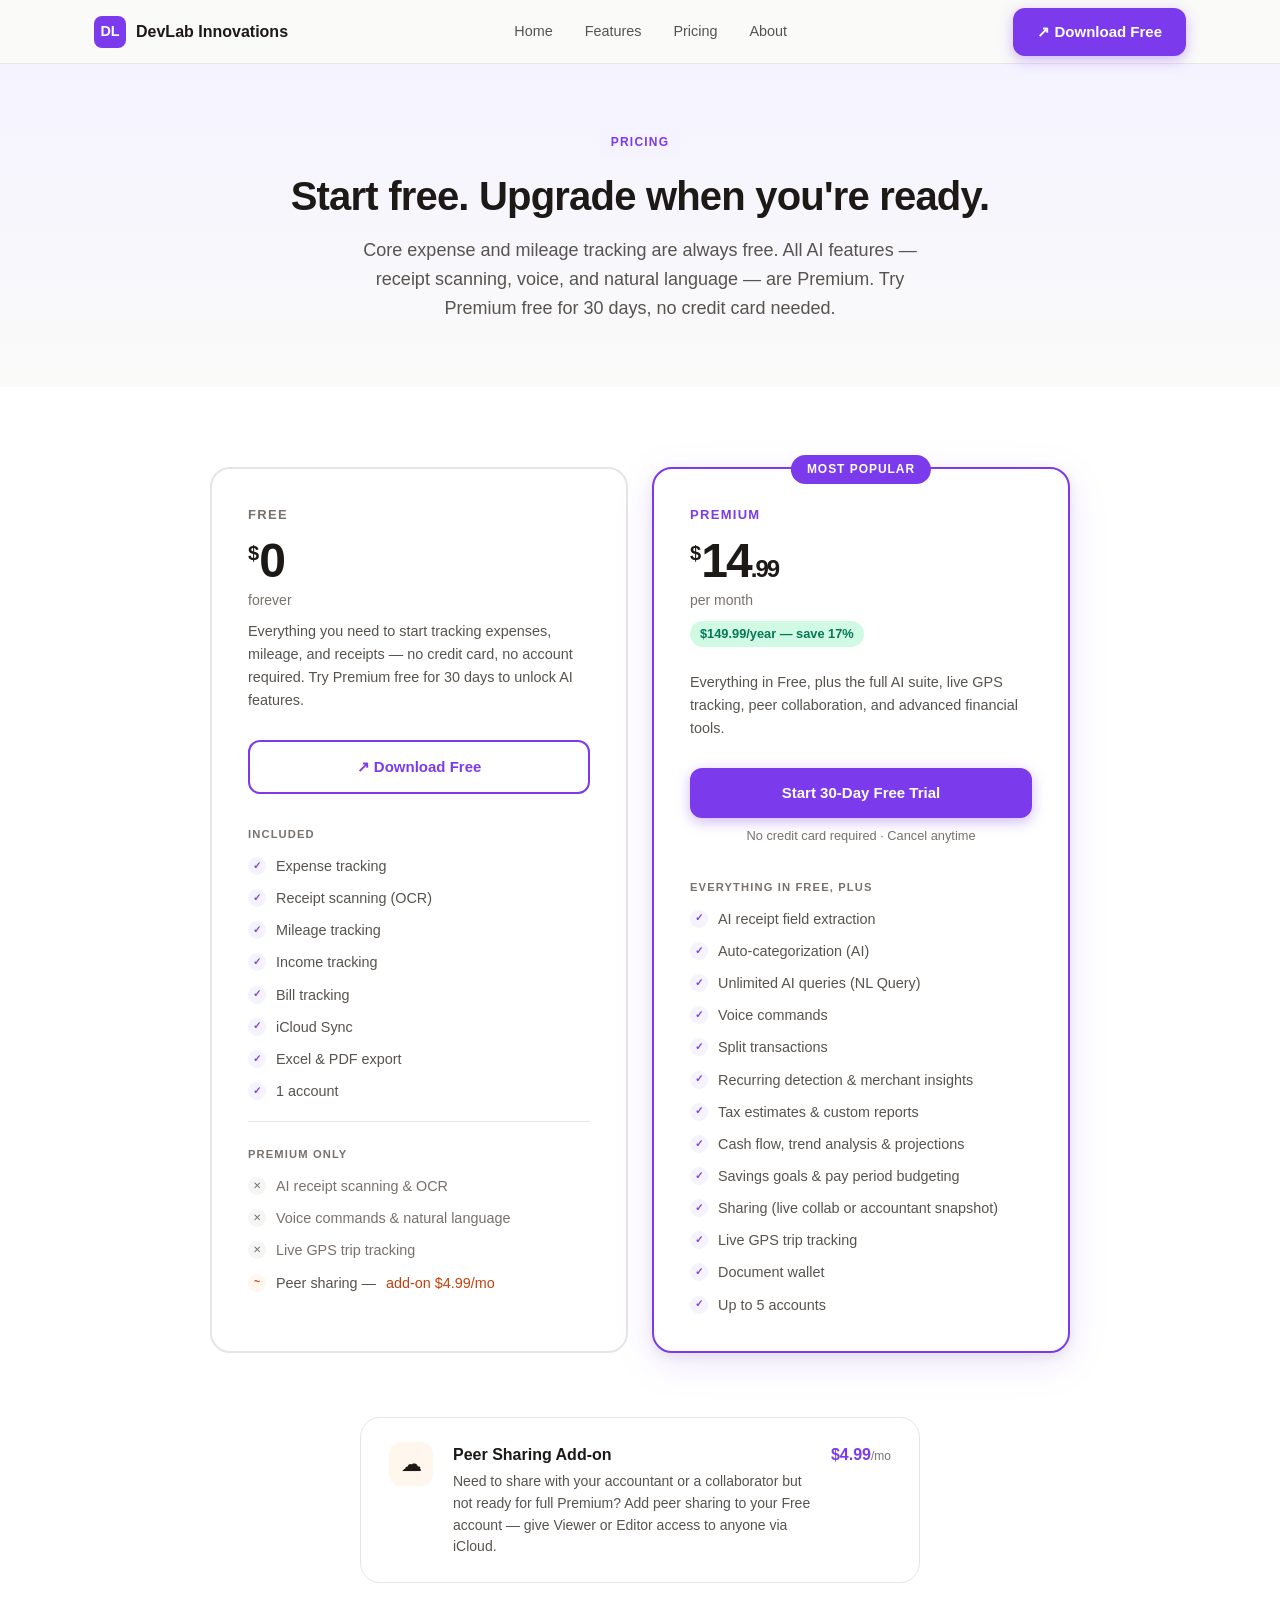
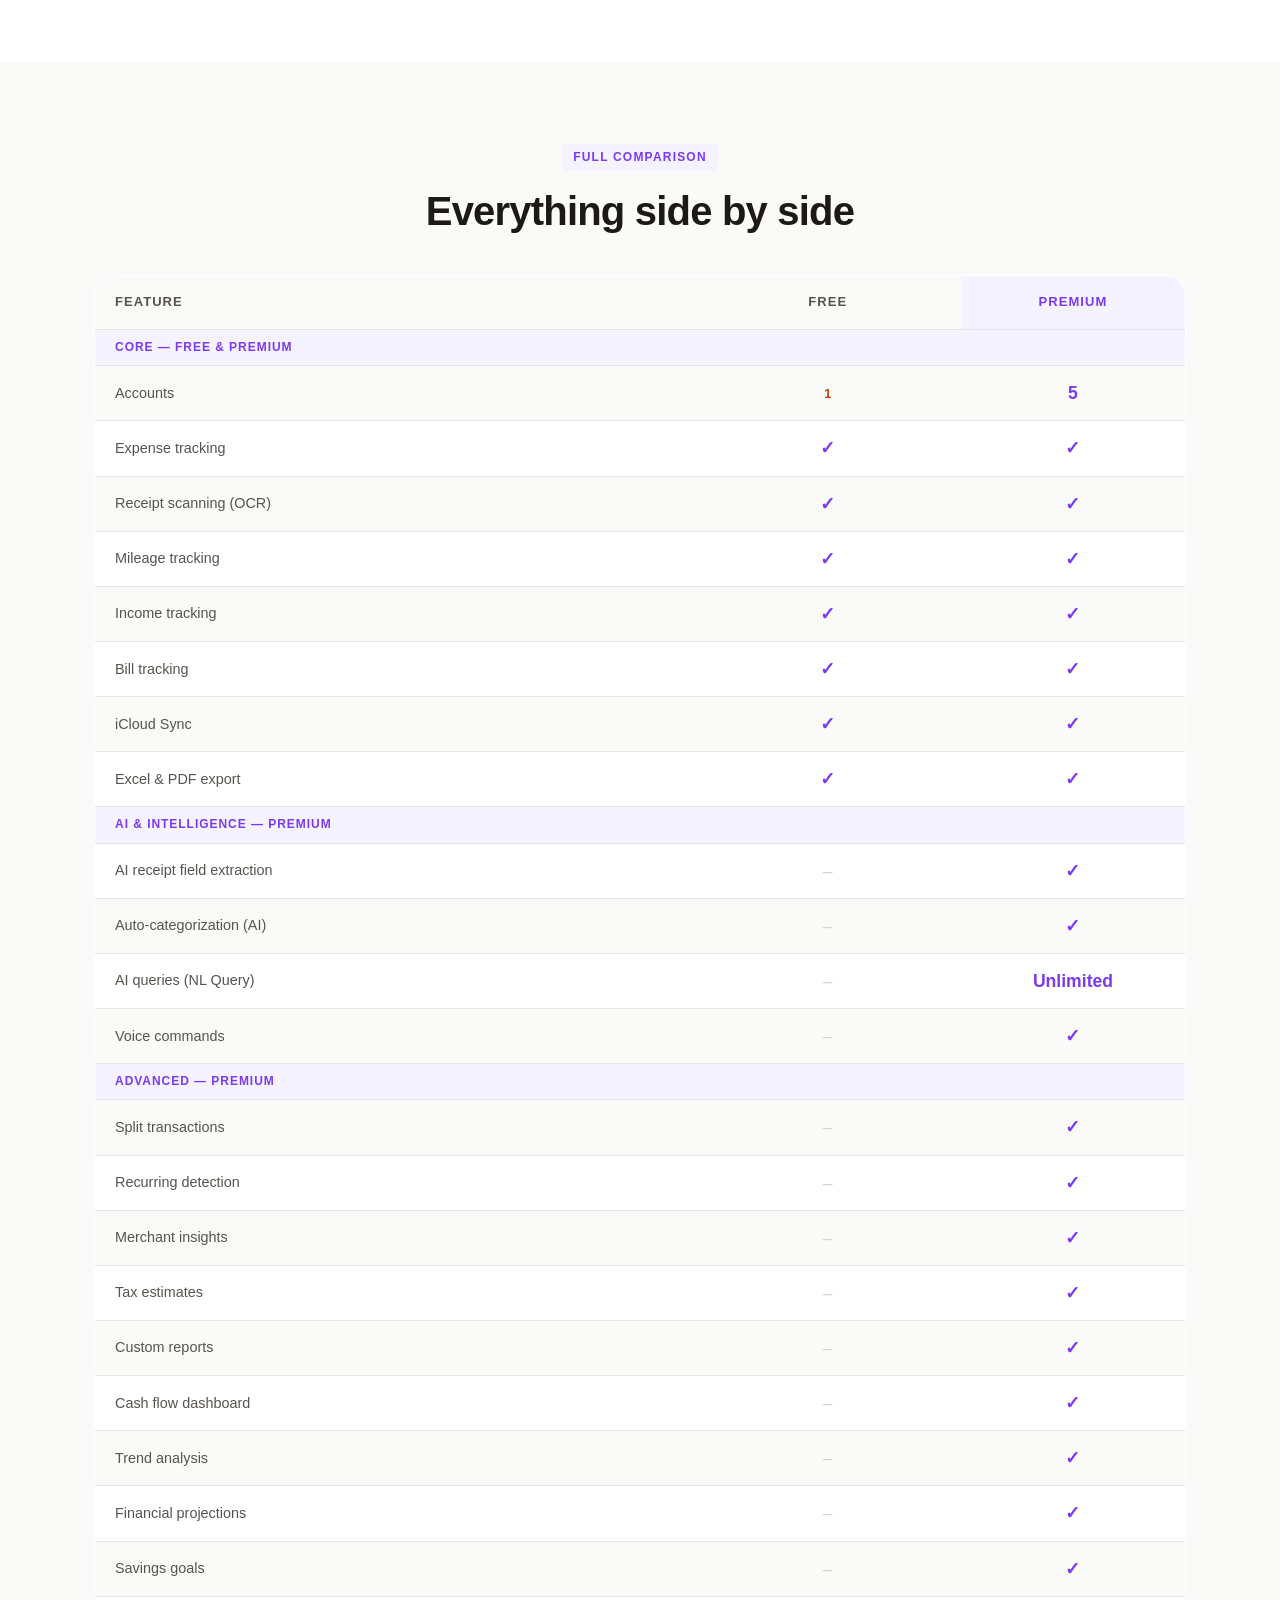
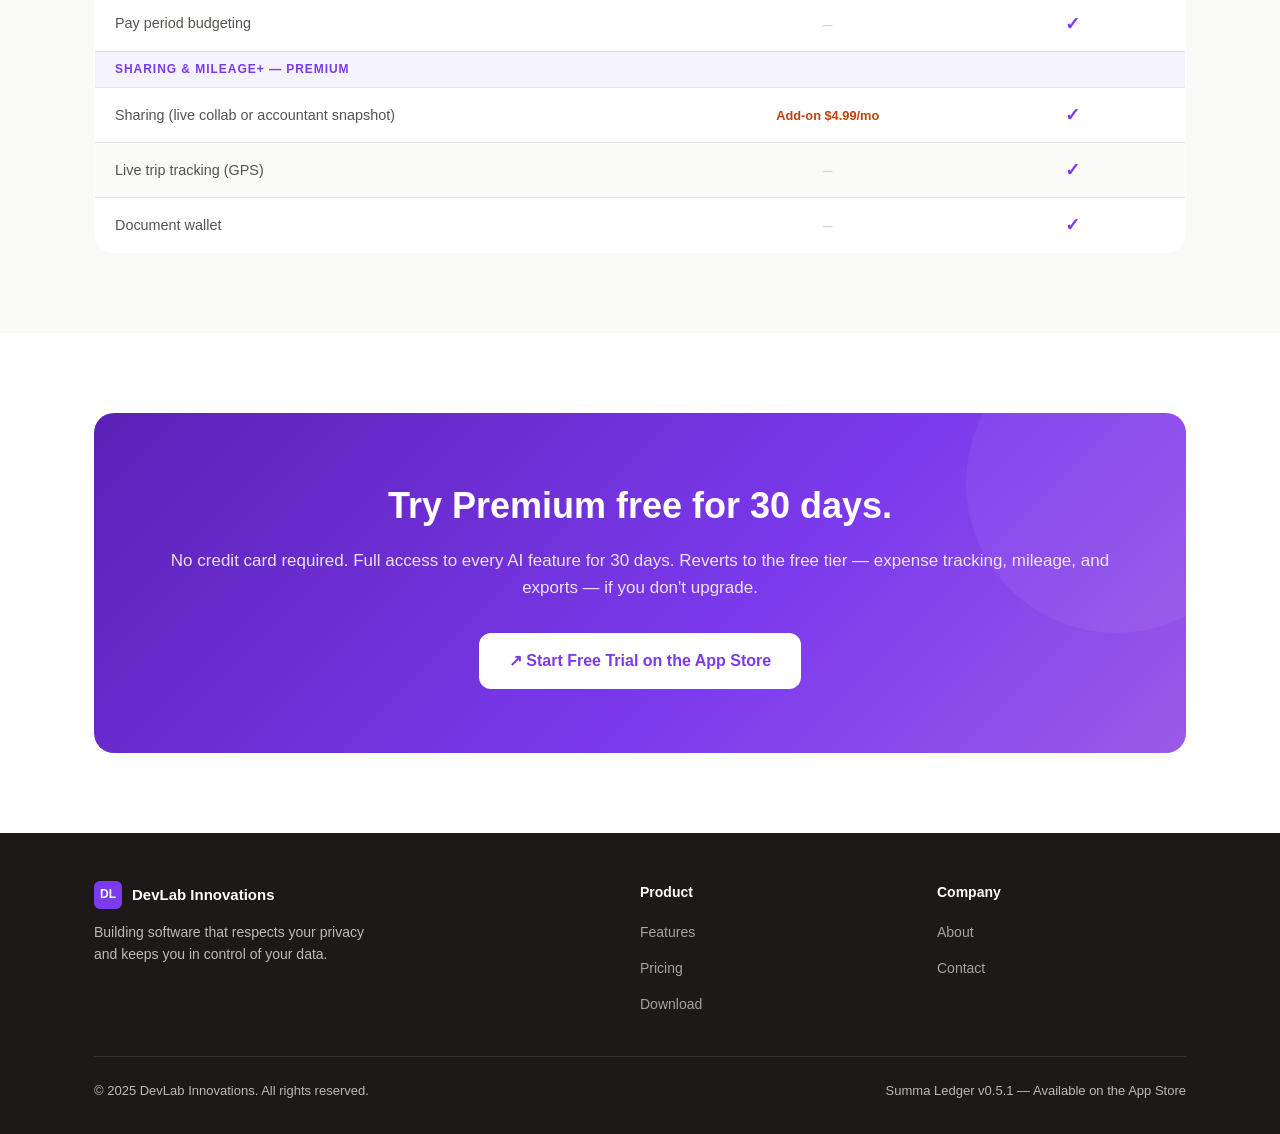
<file: pricing.html>
<!DOCTYPE html>
<html lang="en">
<head>
  <meta charset="UTF-8" />
  <meta name="viewport" content="width=device-width, initial-scale=1.0" />
  <title>Pricing — Summa Ledger by DevLab Innovations</title>
  <meta name="description" content="Summa Ledger is free to download. Upgrade to Premium for unlimited AI, voice commands, live GPS tracking, peer sharing, and more. 30-day free trial." />
  <link rel="stylesheet" href="css/styles.css" />
  <style>
    /* ── Pricing page-specific styles ── */
    .pricing-grid {
      display: grid;
      grid-template-columns: 1fr 1fr;
      gap: 24px;
      max-width: 860px;
      margin: 0 auto 64px;
    }

    .pricing-card {
      border-radius: var(--radius-lg);
      padding: 36px;
      border: 2px solid var(--border);
      background: var(--surface);
      position: relative;
    }

    .pricing-card--premium {
      border-color: var(--primary);
      background: var(--surface);
      box-shadow: var(--shadow-lg);
    }

    .pricing-card__badge {
      position: absolute;
      top: -14px;
      left: 50%;
      transform: translateX(-50%);
      background: var(--primary);
      color: #fff;
      font-size: .75rem;
      font-weight: 700;
      letter-spacing: .08em;
      text-transform: uppercase;
      padding: 5px 16px;
      border-radius: 999px;
      white-space: nowrap;
    }

    .pricing-card__tier {
      font-size: .8125rem;
      font-weight: 700;
      text-transform: uppercase;
      letter-spacing: .1em;
      color: var(--text-tertiary);
      margin-bottom: 12px;
    }

    .pricing-card--premium .pricing-card__tier { color: var(--primary); }

    .pricing-card__price {
      font-size: 3rem;
      font-weight: 800;
      letter-spacing: -.04em;
      color: var(--text);
      line-height: 1;
      margin-bottom: 4px;
    }

    .pricing-card__price sup {
      font-size: 1.25rem;
      font-weight: 700;
      vertical-align: super;
      letter-spacing: 0;
    }

    .pricing-card__period {
      font-size: .875rem;
      color: var(--text-tertiary);
      margin-bottom: 8px;
    }

    .pricing-card__annual {
      display: inline-block;
      font-size: .8rem;
      color: var(--success);
      font-weight: 600;
      background: #D1FAE5;
      padding: 3px 10px;
      border-radius: 999px;
      margin-bottom: 24px;
    }

    .pricing-card__desc {
      font-size: .9rem;
      color: var(--text-secondary);
      margin-bottom: 28px;
      line-height: 1.6;
    }

    .pricing-card__cta {
      display: block;
      text-align: center;
      padding: 13px 24px;
      border-radius: var(--radius-md);
      font-size: .9375rem;
      font-weight: 700;
      margin-bottom: 28px;
      transition: transform .15s, box-shadow .15s;
    }

    .pricing-card__cta:hover { transform: translateY(-1px); }

    .pricing-card__cta--free {
      background: var(--surface);
      color: var(--primary);
      border: 2px solid var(--primary);
    }
    .pricing-card__cta--free:hover { background: var(--primary-bg); }

    .pricing-card__cta--premium {
      background: var(--primary);
      color: #fff;
      box-shadow: 0 4px 14px rgba(124,58,237,.35);
    }
    .pricing-card__cta--premium:hover { box-shadow: 0 6px 20px rgba(124,58,237,.45); }

    .pricing-card__trial {
      text-align: center;
      font-size: .8rem;
      color: var(--text-tertiary);
      margin-top: -20px;
      margin-bottom: 28px;
    }

    .pricing-features { display: flex; flex-direction: column; gap: 12px; }

    .pricing-feature {
      display: flex;
      align-items: flex-start;
      gap: 10px;
      font-size: .9rem;
      color: var(--text-secondary);
      line-height: 1.4;
    }

    .pricing-feature__check {
      width: 18px; height: 18px;
      border-radius: 50%;
      display: flex; align-items: center; justify-content: center;
      font-size: .65rem;
      flex-shrink: 0;
      margin-top: 1px;
    }

    .pricing-feature__check--yes { background: var(--primary-bg); color: var(--primary); font-weight: 900; }
    .pricing-feature__check--limited { background: var(--secondary-bg); color: var(--secondary-dark); font-weight: 900; }
    .pricing-feature__check--no { background: var(--surfaceVariant, #F5F5F4); color: var(--text-tertiary); }

    .pricing-divider {
      height: 1px;
      background: var(--border);
      margin: 8px 0;
    }

    .pricing-section-label {
      font-size: .7rem;
      font-weight: 700;
      text-transform: uppercase;
      letter-spacing: .1em;
      color: var(--text-tertiary);
      margin-top: 4px;
    }

    /* Comparison table */
    .compare-table {
      width: 100%;
      border-collapse: collapse;
      border-radius: var(--radius-lg);
      overflow: hidden;
      border: 1px solid var(--border);
      background: var(--surface);
    }

    .compare-table th {
      padding: 16px 20px;
      text-align: left;
      font-size: .8125rem;
      font-weight: 700;
      text-transform: uppercase;
      letter-spacing: .08em;
      background: var(--background);
      color: var(--text-secondary);
      border-bottom: 1px solid var(--border);
    }

    .compare-table th:not(:first-child) { text-align: center; }
    .compare-table th.th--premium { color: var(--primary); background: var(--primary-bg); }

    .compare-table td {
      padding: 13px 20px;
      font-size: .9rem;
      color: var(--text-secondary);
      border-bottom: 1px solid var(--border);
      vertical-align: middle;
    }

    .compare-table td:not(:first-child) { text-align: center; }
    .compare-table tr:last-child td { border-bottom: none; }

    .compare-table tr:nth-child(even) td { background: var(--background); }

    .compare-table .check-yes    { color: var(--primary); font-size: 1.1rem; font-weight: 700; }
    .compare-table .check-no     { color: var(--border-dark); font-size: 1.1rem; }
    .compare-table .check-limit  { font-size: .8rem; font-weight: 600; color: var(--secondary-dark); }

    .compare-table .row-group td {
      background: var(--primary-bg) !important;
      font-size: .75rem;
      font-weight: 700;
      text-transform: uppercase;
      letter-spacing: .08em;
      color: var(--primary);
      padding: 8px 20px;
    }

    /* Add-on card */
    .addon-card {
      max-width: 560px;
      margin: 48px auto 0;
      display: flex;
      gap: 20px;
      align-items: flex-start;
      padding: 24px 28px;
      background: var(--surface);
      border: 1px solid var(--border);
      border-radius: var(--radius-lg);
    }

    .addon-card__icon {
      width: 44px; height: 44px;
      background: var(--secondary-bg);
      border-radius: var(--radius-md);
      display: flex; align-items: center; justify-content: center;
      font-size: 1.3rem;
      flex-shrink: 0;
    }

    .addon-card__body h4 { font-size: 1rem; font-weight: 700; margin-bottom: 4px; }
    .addon-card__body p  { font-size: .875rem; color: var(--text-secondary); line-height: 1.55; }
    .addon-card__price   { margin-left: auto; flex-shrink: 0; font-weight: 800; color: var(--primary); font-size: 1rem; }

    @media (max-width: 700px) {
      .pricing-grid { grid-template-columns: 1fr; }
      .compare-table { font-size: .8rem; }
      .compare-table th, .compare-table td { padding: 10px 12px; }
      .addon-card { flex-wrap: wrap; }
      .addon-card__price { margin-left: 0; }
    }
  </style>
</head>
<body>

<!-- ── Navigation ── -->
<header class="nav" role="banner">
  <div class="nav__inner">
    <a href="/" class="nav__brand" aria-label="DevLab Innovations home">
      <div class="nav__brand-icon" aria-hidden="true">DL</div>
      <span>DevLab Innovations</span>
    </a>

    <nav class="nav__links" aria-label="Primary navigation">
      <a href="/"    class="nav__link">Home</a>
      <a href="/features" class="nav__link">Features</a>
      <a href="/pricing"  class="nav__link">Pricing</a>
      <a href="/about"    class="nav__link">About</a>
    </nav>

    <a href="https://apps.apple.com/app/summa-ledger" target="_blank" rel="noopener" class="btn btn-primary nav__cta">
      &#8599; Download Free
    </a>

    <button id="hamburger" class="nav__hamburger" aria-label="Toggle navigation" aria-expanded="false" aria-controls="mobile-nav">
      <span></span><span></span><span></span>
    </button>
  </div>

  <nav id="mobile-nav" class="nav__mobile" aria-label="Mobile navigation">
    <a href="/"    class="nav__link">Home</a>
    <a href="/features" class="nav__link">Features</a>
    <a href="/pricing"  class="nav__link">Pricing</a>
    <a href="/about"    class="nav__link">About</a>
    <a href="https://apps.apple.com/app/summa-ledger" target="_blank" rel="noopener" class="btn btn-primary">Download Free</a>
  </nav>
</header>

<main>

  <!-- ── Page Hero ── -->
  <section class="page-hero">
    <div class="container">
      <div class="eyebrow">Pricing</div>
      <h1 class="section-title">Start free. Upgrade when you're ready.</h1>
      <p class="section-subtitle" style="margin: 0 auto;">Core expense and mileage tracking are always free. All AI features — receipt scanning, voice, and natural language — are Premium. Try Premium free for 30 days, no credit card needed.</p>
    </div>
  </section>

  <!-- ── Pricing Cards ── -->
  <section class="section section--alt">
    <div class="container">

      <div class="pricing-grid">

        <!-- Free -->
        <div class="pricing-card">
          <div class="pricing-card__tier">Free</div>
          <div class="pricing-card__price"><sup>$</sup>0</div>
          <div class="pricing-card__period">forever</div>
          <p class="pricing-card__desc">Everything you need to start tracking expenses, mileage, and receipts — no credit card, no account required. Try Premium free for 30 days to unlock AI features.</p>
          <a href="https://apps.apple.com/app/summa-ledger" target="_blank" rel="noopener" class="pricing-card__cta pricing-card__cta--free">
            &#8599; Download Free
          </a>
          <div class="pricing-features">
            <div class="pricing-section-label">Included</div>
            <div class="pricing-feature">
              <div class="pricing-feature__check pricing-feature__check--yes">&#10003;</div>
              Expense tracking
            </div>
            <div class="pricing-feature">
              <div class="pricing-feature__check pricing-feature__check--yes">&#10003;</div>
              Receipt scanning (OCR)
            </div>
            <div class="pricing-feature">
              <div class="pricing-feature__check pricing-feature__check--yes">&#10003;</div>
              Mileage tracking
            </div>
            <div class="pricing-feature">
              <div class="pricing-feature__check pricing-feature__check--yes">&#10003;</div>
              Income tracking
            </div>
            <div class="pricing-feature">
              <div class="pricing-feature__check pricing-feature__check--yes">&#10003;</div>
              Bill tracking
            </div>
            <div class="pricing-feature">
              <div class="pricing-feature__check pricing-feature__check--yes">&#10003;</div>
              iCloud Sync
            </div>
            <div class="pricing-feature">
              <div class="pricing-feature__check pricing-feature__check--yes">&#10003;</div>
              Excel &amp; PDF export
            </div>
            <div class="pricing-feature">
              <div class="pricing-feature__check pricing-feature__check--yes">&#10003;</div>
              1 account
            </div>
            <div class="pricing-divider"></div>
            <div class="pricing-section-label">Premium only</div>
            <div class="pricing-feature">
              <div class="pricing-feature__check pricing-feature__check--no">&#10005;</div>
              <span style="color:var(--text-tertiary)">AI receipt scanning &amp; OCR</span>
            </div>
            <div class="pricing-feature">
              <div class="pricing-feature__check pricing-feature__check--no">&#10005;</div>
              <span style="color:var(--text-tertiary)">Voice commands &amp; natural language</span>
            </div>
            <div class="pricing-feature">
              <div class="pricing-feature__check pricing-feature__check--no">&#10005;</div>
              <span style="color:var(--text-tertiary)">Live GPS trip tracking</span>
            </div>
            <div class="pricing-feature">
              <div class="pricing-feature__check pricing-feature__check--limited">~</div>
              Peer sharing — <span style="color:var(--secondary-dark)">add-on $4.99/mo</span>
            </div>
          </div>
        </div>

        <!-- Premium -->
        <div class="pricing-card pricing-card--premium">
          <div class="pricing-card__badge">Most Popular</div>
          <div class="pricing-card__tier">Premium</div>
          <div class="pricing-card__price"><sup>$</sup>14<span style="font-size:1.5rem">.99</span></div>
          <div class="pricing-card__period">per month</div>
          <span class="pricing-card__annual">$149.99/year — save 17%</span>
          <p class="pricing-card__desc">Everything in Free, plus the full AI suite, live GPS tracking, peer collaboration, and advanced financial tools.</p>
          <a href="https://apps.apple.com/app/summa-ledger" target="_blank" rel="noopener" class="pricing-card__cta pricing-card__cta--premium">
            Start 30-Day Free Trial
          </a>
          <div class="pricing-card__trial">No credit card required &middot; Cancel anytime</div>
          <div class="pricing-features">
            <div class="pricing-section-label">Everything in Free, plus</div>
            <div class="pricing-feature">
              <div class="pricing-feature__check pricing-feature__check--yes">&#10003;</div>
              AI receipt field extraction
            </div>
            <div class="pricing-feature">
              <div class="pricing-feature__check pricing-feature__check--yes">&#10003;</div>
              Auto-categorization (AI)
            </div>
            <div class="pricing-feature">
              <div class="pricing-feature__check pricing-feature__check--yes">&#10003;</div>
              Unlimited AI queries (NL Query)
            </div>
            <div class="pricing-feature">
              <div class="pricing-feature__check pricing-feature__check--yes">&#10003;</div>
              Voice commands
            </div>
            <div class="pricing-feature">
              <div class="pricing-feature__check pricing-feature__check--yes">&#10003;</div>
              Split transactions
            </div>
            <div class="pricing-feature">
              <div class="pricing-feature__check pricing-feature__check--yes">&#10003;</div>
              Recurring detection &amp; merchant insights
            </div>
            <div class="pricing-feature">
              <div class="pricing-feature__check pricing-feature__check--yes">&#10003;</div>
              Tax estimates &amp; custom reports
            </div>
            <div class="pricing-feature">
              <div class="pricing-feature__check pricing-feature__check--yes">&#10003;</div>
              Cash flow, trend analysis &amp; projections
            </div>
            <div class="pricing-feature">
              <div class="pricing-feature__check pricing-feature__check--yes">&#10003;</div>
              Savings goals &amp; pay period budgeting
            </div>
            <div class="pricing-feature">
              <div class="pricing-feature__check pricing-feature__check--yes">&#10003;</div>
              Sharing (live collab or accountant snapshot)
            </div>
            <div class="pricing-feature">
              <div class="pricing-feature__check pricing-feature__check--yes">&#10003;</div>
              Live GPS trip tracking
            </div>
            <div class="pricing-feature">
              <div class="pricing-feature__check pricing-feature__check--yes">&#10003;</div>
              Document wallet
            </div>
            <div class="pricing-feature">
              <div class="pricing-feature__check pricing-feature__check--yes">&#10003;</div>
              Up to 5 accounts
            </div>
          </div>
        </div>

      </div>

      <!-- Add-on -->
      <div class="addon-card">
        <div class="addon-card__icon" aria-hidden="true">&#9729;</div>
        <div class="addon-card__body">
          <h4>Peer Sharing Add-on</h4>
          <p>Need to share with your accountant or a collaborator but not ready for full Premium? Add peer sharing to your Free account — give Viewer or Editor access to anyone via iCloud.</p>
        </div>
        <div class="addon-card__price">$4.99<span style="font-size:.75rem; font-weight:500; color:var(--text-tertiary)">/mo</span></div>
      </div>

    </div>
  </section>

  <!-- ── Full Comparison Table ── -->
  <section class="section">
    <div class="container">
      <div class="text-center">
        <div class="eyebrow">Full Comparison</div>
        <h2 class="section-title">Everything side by side</h2>
      </div>

      <div style="overflow-x:auto; margin-top: 40px;">
        <table class="compare-table" aria-label="Feature comparison between Free and Premium tiers">
          <thead>
            <tr>
              <th style="width:55%">Feature</th>
              <th>Free</th>
              <th class="th--premium">Premium</th>
            </tr>
          </thead>
          <tbody>
            <tr class="row-group"><td colspan="3">Core — Free &amp; Premium</td></tr>
            <tr><td>Accounts</td><td><span class="check-limit">1</span></td><td><span class="check-yes">5</span></td></tr>
            <tr><td>Expense tracking</td><td><span class="check-yes">&#10003;</span></td><td><span class="check-yes">&#10003;</span></td></tr>
            <tr><td>Receipt scanning (OCR)</td><td><span class="check-yes">&#10003;</span></td><td><span class="check-yes">&#10003;</span></td></tr>
            <tr><td>Mileage tracking</td><td><span class="check-yes">&#10003;</span></td><td><span class="check-yes">&#10003;</span></td></tr>
            <tr><td>Income tracking</td><td><span class="check-yes">&#10003;</span></td><td><span class="check-yes">&#10003;</span></td></tr>
            <tr><td>Bill tracking</td><td><span class="check-yes">&#10003;</span></td><td><span class="check-yes">&#10003;</span></td></tr>
            <tr><td>iCloud Sync</td><td><span class="check-yes">&#10003;</span></td><td><span class="check-yes">&#10003;</span></td></tr>
            <tr><td>Excel &amp; PDF export</td><td><span class="check-yes">&#10003;</span></td><td><span class="check-yes">&#10003;</span></td></tr>

            <tr class="row-group"><td colspan="3">AI &amp; Intelligence — Premium</td></tr>
            <tr><td>AI receipt field extraction</td><td><span class="check-no">&ndash;</span></td><td><span class="check-yes">&#10003;</span></td></tr>
            <tr><td>Auto-categorization (AI)</td><td><span class="check-no">&ndash;</span></td><td><span class="check-yes">&#10003;</span></td></tr>
            <tr><td>AI queries (NL Query)</td><td><span class="check-no">&ndash;</span></td><td><span class="check-yes">Unlimited</span></td></tr>
            <tr><td>Voice commands</td><td><span class="check-no">&ndash;</span></td><td><span class="check-yes">&#10003;</span></td></tr>

            <tr class="row-group"><td colspan="3">Advanced — Premium</td></tr>
            <tr><td>Split transactions</td><td><span class="check-no">&ndash;</span></td><td><span class="check-yes">&#10003;</span></td></tr>
            <tr><td>Recurring detection</td><td><span class="check-no">&ndash;</span></td><td><span class="check-yes">&#10003;</span></td></tr>
            <tr><td>Merchant insights</td><td><span class="check-no">&ndash;</span></td><td><span class="check-yes">&#10003;</span></td></tr>
            <tr><td>Tax estimates</td><td><span class="check-no">&ndash;</span></td><td><span class="check-yes">&#10003;</span></td></tr>
            <tr><td>Custom reports</td><td><span class="check-no">&ndash;</span></td><td><span class="check-yes">&#10003;</span></td></tr>
            <tr><td>Cash flow dashboard</td><td><span class="check-no">&ndash;</span></td><td><span class="check-yes">&#10003;</span></td></tr>
            <tr><td>Trend analysis</td><td><span class="check-no">&ndash;</span></td><td><span class="check-yes">&#10003;</span></td></tr>
            <tr><td>Financial projections</td><td><span class="check-no">&ndash;</span></td><td><span class="check-yes">&#10003;</span></td></tr>
            <tr><td>Savings goals</td><td><span class="check-no">&ndash;</span></td><td><span class="check-yes">&#10003;</span></td></tr>
            <tr><td>Pay period budgeting</td><td><span class="check-no">&ndash;</span></td><td><span class="check-yes">&#10003;</span></td></tr>

            <tr class="row-group"><td colspan="3">Sharing &amp; Mileage+ — Premium</td></tr>
            <tr><td>Sharing (live collab or accountant snapshot)</td><td><span class="check-limit">Add-on $4.99/mo</span></td><td><span class="check-yes">&#10003;</span></td></tr>
            <tr><td>Live trip tracking (GPS)</td><td><span class="check-no">&ndash;</span></td><td><span class="check-yes">&#10003;</span></td></tr>
            <tr><td>Document wallet</td><td><span class="check-no">&ndash;</span></td><td><span class="check-yes">&#10003;</span></td></tr>
          </tbody>
        </table>
      </div>
    </div>
  </section>

  <!-- ── CTA ── -->
  <section class="section section--alt">
    <div class="container">
      <div class="cta-banner">
        <h2 class="cta-banner__title">Try Premium free for 30 days.</h2>
        <p class="cta-banner__sub">No credit card required. Full access to every AI feature for 30 days. Reverts to the free tier — expense tracking, mileage, and exports — if you don't upgrade.</p>
        <div class="cta-banner__actions">
          <a href="https://apps.apple.com/app/summa-ledger" target="_blank" rel="noopener" class="btn btn-lg" style="background:#fff; color:var(--primary); font-weight:700;">
            &#8599; Start Free Trial on the App Store
          </a>
        </div>
      </div>
    </div>
  </section>

</main>

<!-- ── Footer ── -->
<footer class="footer" role="contentinfo">
  <div class="container">
    <div class="footer__inner">
      <div>
        <div class="footer__brand">
          <div class="footer__brand-icon" aria-hidden="true">DL</div>
          <span class="footer__brand-name">DevLab Innovations</span>
        </div>
        <p class="footer__desc">Building software that respects your privacy and keeps you in control of your data.</p>
      </div>

      <div class="footer__col">
        <h4>Product</h4>
        <ul>
          <li><a href="/features">Features</a></li>
          <li><a href="/pricing">Pricing</a></li>
          <li><a href="https://apps.apple.com/app/summa-ledger" target="_blank" rel="noopener">Download</a></li>
        </ul>
      </div>

      <div class="footer__col">
        <h4>Company</h4>
        <ul>
          <li><a href="/about">About</a></li>
          <li><a href="mailto:info@devlabinnovations.com">Contact</a></li>
        </ul>
      </div>
    </div>

    <div class="footer__bottom">
      <span>&copy; 2025 DevLab Innovations. All rights reserved.</span>
      <span>Summa Ledger v0.5.1 &mdash; Available on the App Store</span>
    </div>
  </div>
</footer>

<script src="js/main.js"></script>
</body>
</html>
</file>
<file: css/styles.css>
/* ===================================================
   DevLab Innovations — Global Styles
   Brand colors match Summa Ledger (WCAG 2.1 AA)
   =================================================== */

:root {
  --primary:        #7C3AED;
  --primary-light:  #A78BFA;
  --primary-dark:   #5B21B6;
  --primary-bg:     #F5F3FF;
  --secondary:      #F97316;
  --secondary-dark: #C2410C;
  --secondary-bg:   #FFF7ED;
  --teal:           #0E7490;
  --teal-light:     #ECFEFF;
  --text:           #1C1917;
  --text-secondary: #57534E;
  --text-tertiary:  #78716C;
  --background:     #FAFAF9;
  --surface:        #FFFFFF;
  --border:         #E7E5E4;
  --border-dark:    #D6D3D1;
  --success:        #047857;
  --radius-sm:      6px;
  --radius-md:      12px;
  --radius-lg:      20px;
  --shadow-sm:      0 1px 3px rgba(0,0,0,.08), 0 1px 2px rgba(0,0,0,.05);
  --shadow-md:      0 4px 16px rgba(0,0,0,.10), 0 2px 4px rgba(0,0,0,.06);
  --shadow-lg:      0 10px 40px rgba(124,58,237,.12), 0 4px 12px rgba(0,0,0,.08);
  --max-width:      1140px;
  --nav-height:     64px;
}

*, *::before, *::after { box-sizing: border-box; margin: 0; padding: 0; }

html { scroll-behavior: smooth; font-size: 16px; }

body {
  font-family: -apple-system, BlinkMacSystemFont, 'Inter', 'Segoe UI', sans-serif;
  background: var(--background);
  color: var(--text);
  line-height: 1.6;
  -webkit-font-smoothing: antialiased;
}

a { color: inherit; text-decoration: none; }
img { max-width: 100%; display: block; }
ul { list-style: none; }

/* ── Layout helpers ── */
.container { max-width: var(--max-width); margin: 0 auto; padding: 0 24px; }
.section    { padding: 80px 0; }
.section--alt { background: var(--surface); }
.section--primary { background: var(--primary); color: #fff; }

/* ── Typography ── */
.eyebrow {
  display: inline-block;
  font-size: .75rem;
  font-weight: 700;
  letter-spacing: .1em;
  text-transform: uppercase;
  color: var(--primary);
  background: var(--primary-bg);
  padding: 4px 12px;
  border-radius: var(--radius-sm);
  margin-bottom: 16px;
}

.section-title {
  font-size: clamp(1.75rem, 4vw, 2.5rem);
  font-weight: 700;
  line-height: 1.2;
  letter-spacing: -.02em;
  color: var(--text);
  margin-bottom: 16px;
}

.section-subtitle {
  font-size: 1.125rem;
  color: var(--text-secondary);
  max-width: 600px;
  margin-bottom: 56px;
}

.text-center { text-align: center; }
.text-center .section-subtitle { margin-left: auto; margin-right: auto; }

/* ── Buttons ── */
.btn {
  display: inline-flex;
  align-items: center;
  gap: 8px;
  padding: 12px 24px;
  border-radius: var(--radius-md);
  font-size: .9375rem;
  font-weight: 600;
  cursor: pointer;
  border: none;
  transition: transform .15s, box-shadow .15s, opacity .15s;
}
.btn:hover { transform: translateY(-1px); }
.btn:active { transform: translateY(0); }

.btn-primary {
  background: var(--primary);
  color: #fff;
  box-shadow: 0 4px 14px rgba(124,58,237,.35);
}
.btn-primary:hover { box-shadow: 0 6px 20px rgba(124,58,237,.45); }

.btn-secondary {
  background: var(--surface);
  color: var(--primary);
  border: 2px solid var(--primary);
}
.btn-secondary:hover { background: var(--primary-bg); }

.btn-outline-white {
  background: transparent;
  color: #fff;
  border: 2px solid rgba(255,255,255,.5);
}
.btn-outline-white:hover { background: rgba(255,255,255,.1); }

.btn-lg { padding: 15px 30px; font-size: 1rem; }

/* ── Navigation ── */
.nav {
  position: sticky;
  top: 0;
  z-index: 100;
  height: var(--nav-height);
  background: rgba(250,250,249,.92);
  backdrop-filter: blur(12px);
  -webkit-backdrop-filter: blur(12px);
  border-bottom: 1px solid var(--border);
}

.nav__inner {
  max-width: var(--max-width);
  margin: 0 auto;
  padding: 0 24px;
  height: 100%;
  display: flex;
  align-items: center;
  justify-content: space-between;
  gap: 24px;
}

.nav__brand {
  display: flex;
  align-items: center;
  gap: 10px;
  font-weight: 700;
  font-size: 1rem;
  color: var(--text);
}

.nav__brand-icon {
  width: 32px;
  height: 32px;
  background: var(--primary);
  border-radius: 8px;
  display: flex;
  align-items: center;
  justify-content: center;
  color: #fff;
  font-size: .9rem;
  font-weight: 700;
  flex-shrink: 0;
}

.nav__links {
  display: flex;
  align-items: center;
  gap: 8px;
  flex: 1;
  justify-content: center;
}

.nav__link {
  font-size: .9rem;
  font-weight: 500;
  color: var(--text-secondary);
  padding: 6px 12px;
  border-radius: var(--radius-sm);
  transition: color .15s, background .15s;
}
.nav__link:hover, .nav__link.active {
  color: var(--primary);
  background: var(--primary-bg);
}

.nav__cta { flex-shrink: 0; }

.nav__hamburger {
  display: none;
  flex-direction: column;
  gap: 5px;
  cursor: pointer;
  padding: 8px;
  border: none;
  background: none;
}
.nav__hamburger span {
  display: block;
  width: 22px;
  height: 2px;
  background: var(--text);
  border-radius: 2px;
  transition: .25s;
}

.nav__mobile {
  display: none;
  flex-direction: column;
  position: absolute;
  top: var(--nav-height);
  left: 0; right: 0;
  background: var(--surface);
  border-bottom: 1px solid var(--border);
  padding: 16px 24px;
  gap: 4px;
  box-shadow: var(--shadow-md);
}
.nav__mobile.open { display: flex; }
.nav__mobile .nav__link { font-size: 1rem; padding: 10px 12px; }
.nav__mobile .btn { margin-top: 8px; width: 100%; justify-content: center; }

/* ── Hero ── */
.hero {
  padding: 80px 0 48px;
  overflow: hidden;
  position: relative;
}

.hero::before {
  content: '';
  position: absolute;
  inset: 0;
  background: radial-gradient(ellipse 80% 60% at 50% -10%, var(--primary-bg) 0%, transparent 70%);
  pointer-events: none;
}

.hero__inner {
  display: grid;
  grid-template-columns: 1fr 1fr;
  align-items: center;
  gap: 64px;
  position: relative;
}

.hero__badge {
  display: inline-flex;
  align-items: center;
  gap: 8px;
  background: var(--primary-bg);
  color: var(--primary);
  border: 1px solid rgba(124,58,237,.2);
  border-radius: 999px;
  padding: 6px 14px;
  font-size: .8125rem;
  font-weight: 600;
  margin-bottom: 24px;
}

.hero__badge::before {
  content: '';
  width: 7px; height: 7px;
  border-radius: 50%;
  background: var(--primary);
  animation: pulse 2s infinite;
}

@keyframes pulse {
  0%, 100% { opacity: 1; transform: scale(1); }
  50%       { opacity: .6; transform: scale(.9); }
}

.hero__title {
  font-size: clamp(2.25rem, 5vw, 3.5rem);
  font-weight: 800;
  line-height: 1.1;
  letter-spacing: -.03em;
  margin-bottom: 24px;
}

.hero__title em {
  font-style: normal;
  color: var(--primary);
}

.hero__subtitle {
  font-size: 1.125rem;
  color: var(--text-secondary);
  line-height: 1.7;
  margin-bottom: 40px;
  max-width: 480px;
}

.hero__actions {
  display: flex;
  gap: 16px;
  flex-wrap: wrap;
}

.hero__trust {
  margin-top: 40px;
  display: flex;
  align-items: center;
  gap: 16px;
  font-size: .875rem;
  color: var(--text-tertiary);
}

.hero__trust-divider { color: var(--border-dark); }

.hero__visual {
  position: relative;
  display: flex;
  justify-content: center;
  align-items: center;
}

/* ── iPhone frame ── */
.iphone-frame {
  position: relative;
  width: 270px;
  flex-shrink: 0;
  background: #18181b;
  border-radius: 52px;
  padding: 13px;
  box-shadow:
    inset 0 0 0 2px #3f3f46,
    0 0 0 1px rgba(0,0,0,.6),
    0 32px 64px rgba(0,0,0,.4),
    0 8px 24px rgba(124,58,237,.2);
}

/* Dynamic Island */
.iphone-notch {
  position: absolute;
  top: 18px;
  left: 50%;
  transform: translateX(-50%);
  width: 88px;
  height: 26px;
  background: #000;
  border-radius: 20px;
  z-index: 10;
}

/* Power button — right */
.iphone-btn--power {
  position: absolute;
  right: -3px;
  top: 130px;
  width: 3px;
  height: 68px;
  background: #27272a;
  border-radius: 0 3px 3px 0;
}

/* Volume buttons — left */
.iphone-btn--vol-up {
  position: absolute;
  left: -3px;
  top: 108px;
  width: 3px;
  height: 46px;
  background: #27272a;
  border-radius: 3px 0 0 3px;
}

.iphone-btn--vol-down {
  position: absolute;
  left: -3px;
  top: 164px;
  width: 3px;
  height: 46px;
  background: #27272a;
  border-radius: 3px 0 0 3px;
}

.iphone-screen {
  border-radius: 40px;
  overflow: hidden;
  background: #000;
  aspect-ratio: 9 / 19.5;
}

.iphone-screen img {
  width: 100%;
  height: 100%;
  object-fit: cover;
  object-position: top;
  display: block;
}

/* ── Features grid ── */
.features-grid {
  display: grid;
  grid-template-columns: repeat(3, 1fr);
  gap: 24px;
}

.feature-card {
  background: var(--surface);
  border: 1px solid var(--border);
  border-radius: var(--radius-lg);
  padding: 32px;
  transition: box-shadow .2s, transform .2s, border-color .2s;
}

.feature-card:hover {
  box-shadow: var(--shadow-md);
  transform: translateY(-2px);
  border-color: rgba(124,58,237,.25);
}

.feature-card__icon {
  width: 48px; height: 48px;
  border-radius: var(--radius-md);
  display: flex;
  align-items: center;
  justify-content: center;
  margin-bottom: 20px;
  font-size: 1.5rem;
}

.feature-card__icon--purple { background: var(--primary-bg); }
.feature-card__icon--orange { background: var(--secondary-bg); }
.feature-card__icon--teal   { background: var(--teal-light); }

.feature-card__title {
  font-size: 1.125rem;
  font-weight: 700;
  margin-bottom: 10px;
}

.feature-card__desc {
  font-size: .9375rem;
  color: var(--text-secondary);
  line-height: 1.65;
}

/* ── Full feature list (features.html) ── */
.features-full {
  display: grid;
  grid-template-columns: repeat(2, 1fr);
  gap: 32px;
}

.feature-item {
  display: flex;
  gap: 20px;
  padding: 28px;
  background: var(--surface);
  border: 1px solid var(--border);
  border-radius: var(--radius-lg);
  transition: box-shadow .2s;
}
.feature-item:hover { box-shadow: var(--shadow-sm); }

.feature-item__icon {
  width: 44px; height: 44px;
  border-radius: var(--radius-md);
  background: var(--primary-bg);
  display: flex;
  align-items: center;
  justify-content: center;
  font-size: 1.25rem;
  flex-shrink: 0;
}

.feature-item__body h3 { font-size: 1rem; font-weight: 700; margin-bottom: 6px; }
.feature-item__body p  { font-size: .9rem; color: var(--text-secondary); line-height: 1.6; }

/* ── CTA Banner ── */
.cta-banner {
  background: linear-gradient(135deg, var(--primary-dark) 0%, var(--primary) 60%, #9B59E8 100%);
  border-radius: var(--radius-lg);
  padding: 64px 48px;
  text-align: center;
  color: #fff;
  position: relative;
  overflow: hidden;
}

.cta-banner::before {
  content: '';
  position: absolute;
  top: -80px; right: -80px;
  width: 300px; height: 300px;
  border-radius: 50%;
  background: rgba(255,255,255,.05);
}

.cta-banner__title { font-size: clamp(1.5rem, 3vw, 2.25rem); font-weight: 800; margin-bottom: 12px; }
.cta-banner__sub   { font-size: 1.0625rem; opacity: .85; margin-bottom: 32px; }
.cta-banner__actions { display: flex; gap: 16px; justify-content: center; flex-wrap: wrap; }

/* ── Differentiator grid ── */
.diff-grid {
  display: grid;
  grid-template-columns: repeat(2, 1fr);
  gap: 24px;
  margin-top: 16px;
}

.diff-card {
  border-radius: var(--radius-lg);
  padding: 36px;
  border-top: 4px solid transparent;
  transition: transform .2s, box-shadow .2s;
}

.diff-card:hover {
  transform: translateY(-3px);
  box-shadow: var(--shadow-md);
}

.diff-card--primary { background: var(--primary-bg);  border-color: var(--primary); }
.diff-card--orange  { background: var(--secondary-bg); border-color: var(--secondary); }
.diff-card--teal    { background: var(--teal-light);   border-color: var(--teal); }
.diff-card--dark    { background: var(--surface); border-color: var(--text); border: 1px solid var(--border); border-top: 4px solid var(--text); }

.diff-card__icon {
  font-size: 1.75rem;
  margin-bottom: 16px;
  display: block;
}

.diff-card h3 {
  font-size: 1.125rem;
  font-weight: 700;
  margin-bottom: 12px;
  color: var(--text);
}

.diff-card p {
  font-size: .9375rem;
  color: var(--text-secondary);
  line-height: 1.7;
}

.diff-card p em {
  font-style: italic;
  color: var(--text);
  font-weight: 500;
}

.ai-footnote {
  margin-top: 40px;
  display: flex;
  align-items: flex-start;
  gap: 12px;
  background: var(--primary-bg);
  border: 1px solid rgba(124,58,237,.15);
  border-radius: var(--radius-md);
  padding: 16px 20px;
  font-size: .875rem;
  color: var(--text-secondary);
  line-height: 1.6;
}

.ai-footnote span { font-size: 1rem; flex-shrink: 0; margin-top: 1px; }

/* ── Stats row ── */
.stats-row {
  display: grid;
  grid-template-columns: repeat(3, 1fr);
  gap: 1px;
  background: var(--border);
  border: 1px solid var(--border);
  border-radius: var(--radius-lg);
  overflow: hidden;
  margin-top: 64px;
}

.stat {
  background: var(--surface);
  padding: 36px 24px;
  text-align: center;
}

.stat__value {
  font-size: 2.25rem;
  font-weight: 800;
  color: var(--primary);
  letter-spacing: -.03em;
}

.stat__label {
  font-size: .9rem;
  color: var(--text-secondary);
  margin-top: 4px;
}

/* ── Page hero ── */
.page-hero {
  padding: 64px 0;
  background: linear-gradient(180deg, var(--primary-bg) 0%, transparent 100%);
  text-align: center;
}

/* ── About page ── */
.about-grid {
  display: grid;
  grid-template-columns: 1fr 1fr;
  gap: 64px;
  align-items: center;
}

.about-visual {
  display: flex;
  flex-direction: column;
  gap: 16px;
}

.about-card {
  background: var(--surface);
  border: 1px solid var(--border);
  border-radius: var(--radius-lg);
  padding: 24px 28px;
  display: flex;
  gap: 16px;
  align-items: flex-start;
}

.about-card__icon {
  width: 40px; height: 40px;
  background: var(--primary-bg);
  border-radius: var(--radius-md);
  display: flex;
  align-items: center;
  justify-content: center;
  font-size: 1.2rem;
  flex-shrink: 0;
}

.about-card__body h4 { font-size: .9375rem; font-weight: 700; margin-bottom: 4px; }
.about-card__body p  { font-size: .875rem; color: var(--text-secondary); line-height: 1.55; }

.about-values {
  display: grid;
  grid-template-columns: 1fr 1fr;
  gap: 24px;
  margin-top: 48px;
}

.value-card {
  padding: 24px;
  background: var(--surface);
  border: 1px solid var(--border);
  border-radius: var(--radius-md);
}

.value-card__icon { font-size: 1.5rem; margin-bottom: 12px; }
.value-card h4    { font-size: .9375rem; font-weight: 700; margin-bottom: 6px; }
.value-card p     { font-size: .875rem; color: var(--text-secondary); line-height: 1.55; }


/* ── Footer ── */
.footer {
  background: var(--text);
  color: rgba(255,255,255,.7);
  padding: 48px 0 32px;
}

.footer__inner {
  display: grid;
  grid-template-columns: 2fr 1fr 1fr;
  gap: 48px;
  margin-bottom: 40px;
}

.footer__brand { display: flex; align-items: center; gap: 10px; margin-bottom: 12px; }
.footer__brand-icon {
  width: 28px; height: 28px;
  background: var(--primary);
  border-radius: 6px;
  display: flex; align-items: center; justify-content: center;
  color: #fff; font-size: .75rem; font-weight: 700;
}
.footer__brand-name { color: #fff; font-weight: 700; font-size: .9375rem; }
.footer__desc { font-size: .875rem; line-height: 1.6; max-width: 280px; }

.footer__col h4 { color: #fff; font-size: .875rem; font-weight: 700; margin-bottom: 16px; }
.footer__col ul { display: flex; flex-direction: column; gap: 10px; }
.footer__col li a {
  font-size: .875rem;
  color: rgba(255,255,255,.6);
  transition: color .15s;
}
.footer__col li a:hover { color: var(--primary-light); }

.footer__bottom {
  border-top: 1px solid rgba(255,255,255,.1);
  padding-top: 24px;
  display: flex;
  justify-content: space-between;
  align-items: center;
  font-size: .8125rem;
  flex-wrap: wrap;
  gap: 12px;
}

.footer__bottom a { color: rgba(255,255,255,.5); }
.footer__bottom a:hover { color: var(--primary-light); }

/* ── Responsive ── */
@media (max-width: 900px) {
  .hero__inner        { grid-template-columns: 1fr; }
  .hero__visual       { display: none; }
  .features-grid      { grid-template-columns: 1fr; }
  .features-full      { grid-template-columns: 1fr; }
  .diff-grid          { grid-template-columns: 1fr; }
  .about-grid         { grid-template-columns: 1fr; }
  .about-visual       { display: none; }
  .stats-row          { grid-template-columns: 1fr; }
  .footer__inner      { grid-template-columns: 1fr; gap: 32px; }
  .footer__bottom     { flex-direction: column; text-align: center; }
}

@media (max-width: 700px) {
  .nav__links, .nav__cta { display: none; }
  .nav__hamburger         { display: flex; }
  .section                { padding: 60px 0; }
  .hero                   { padding: 56px 0 72px; }
  .about-values           { grid-template-columns: 1fr; }
  .cta-banner             { padding: 40px 24px; }
}
</file>
